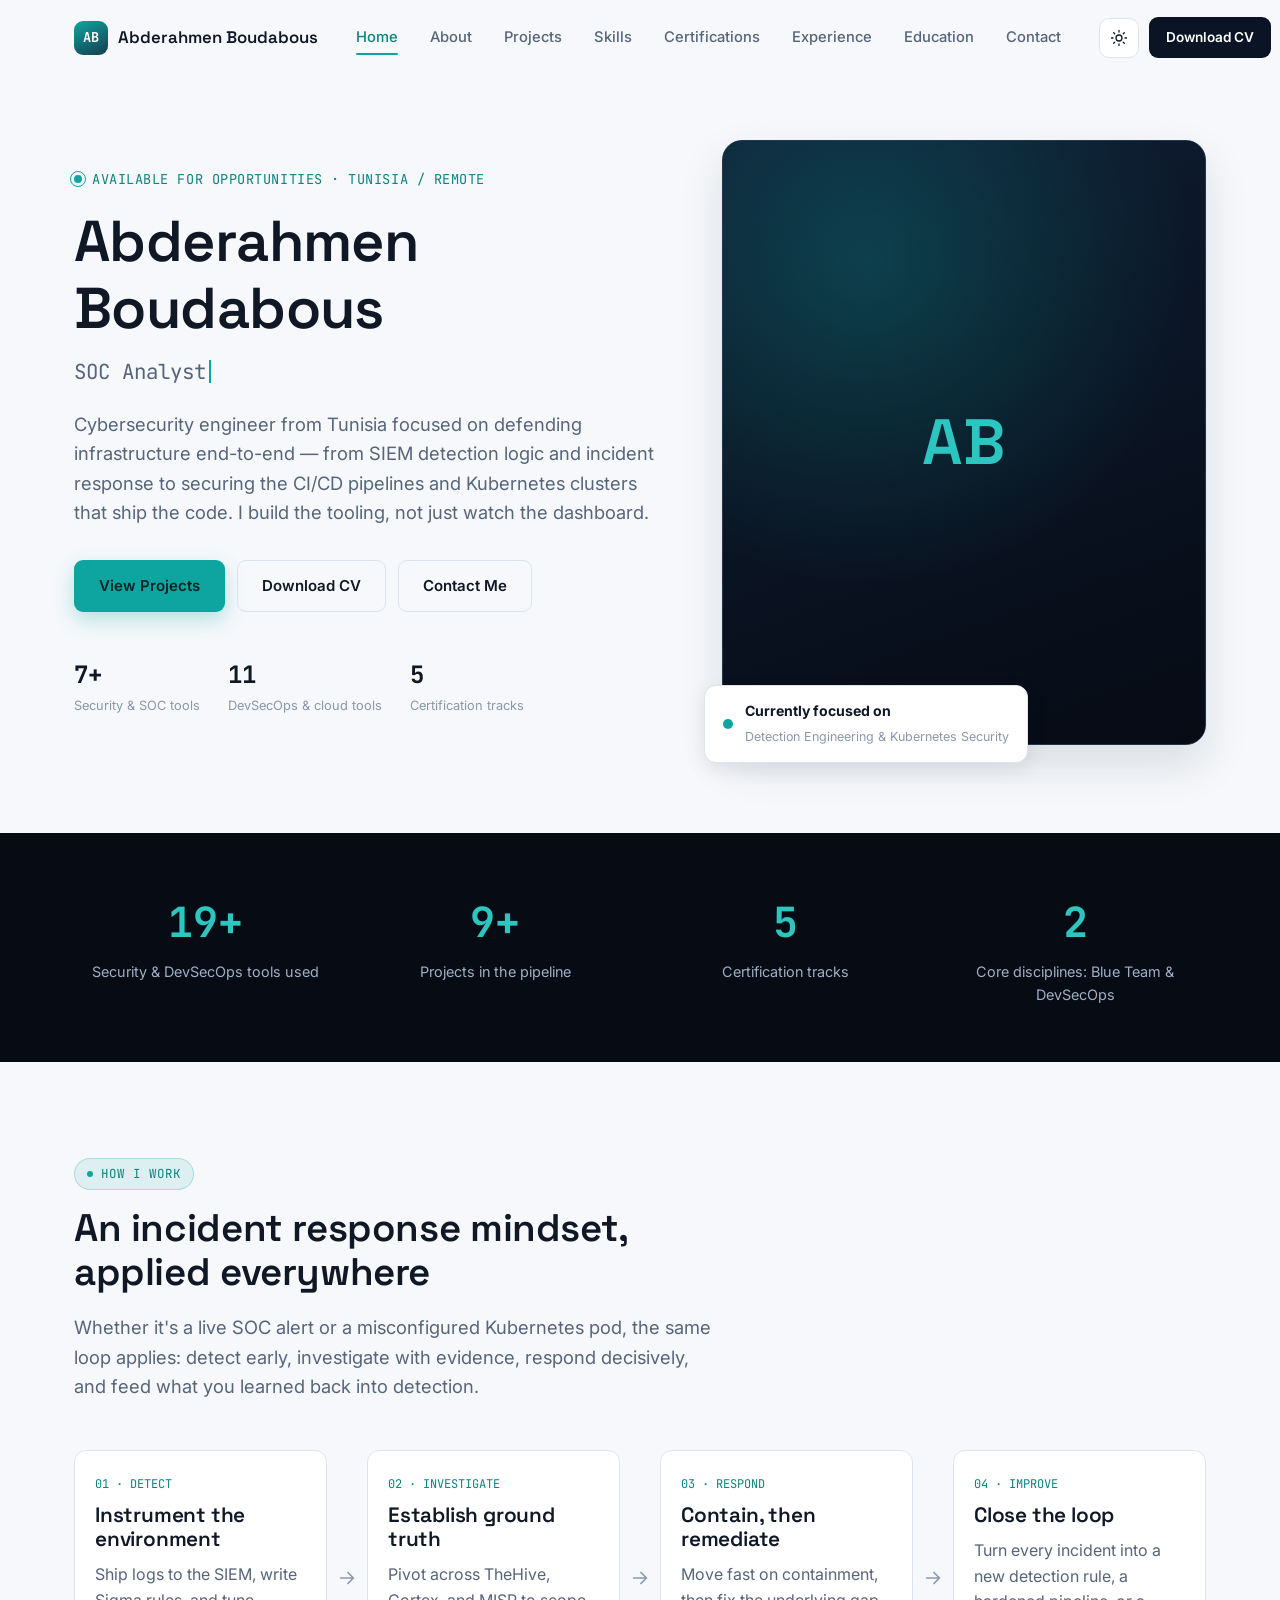
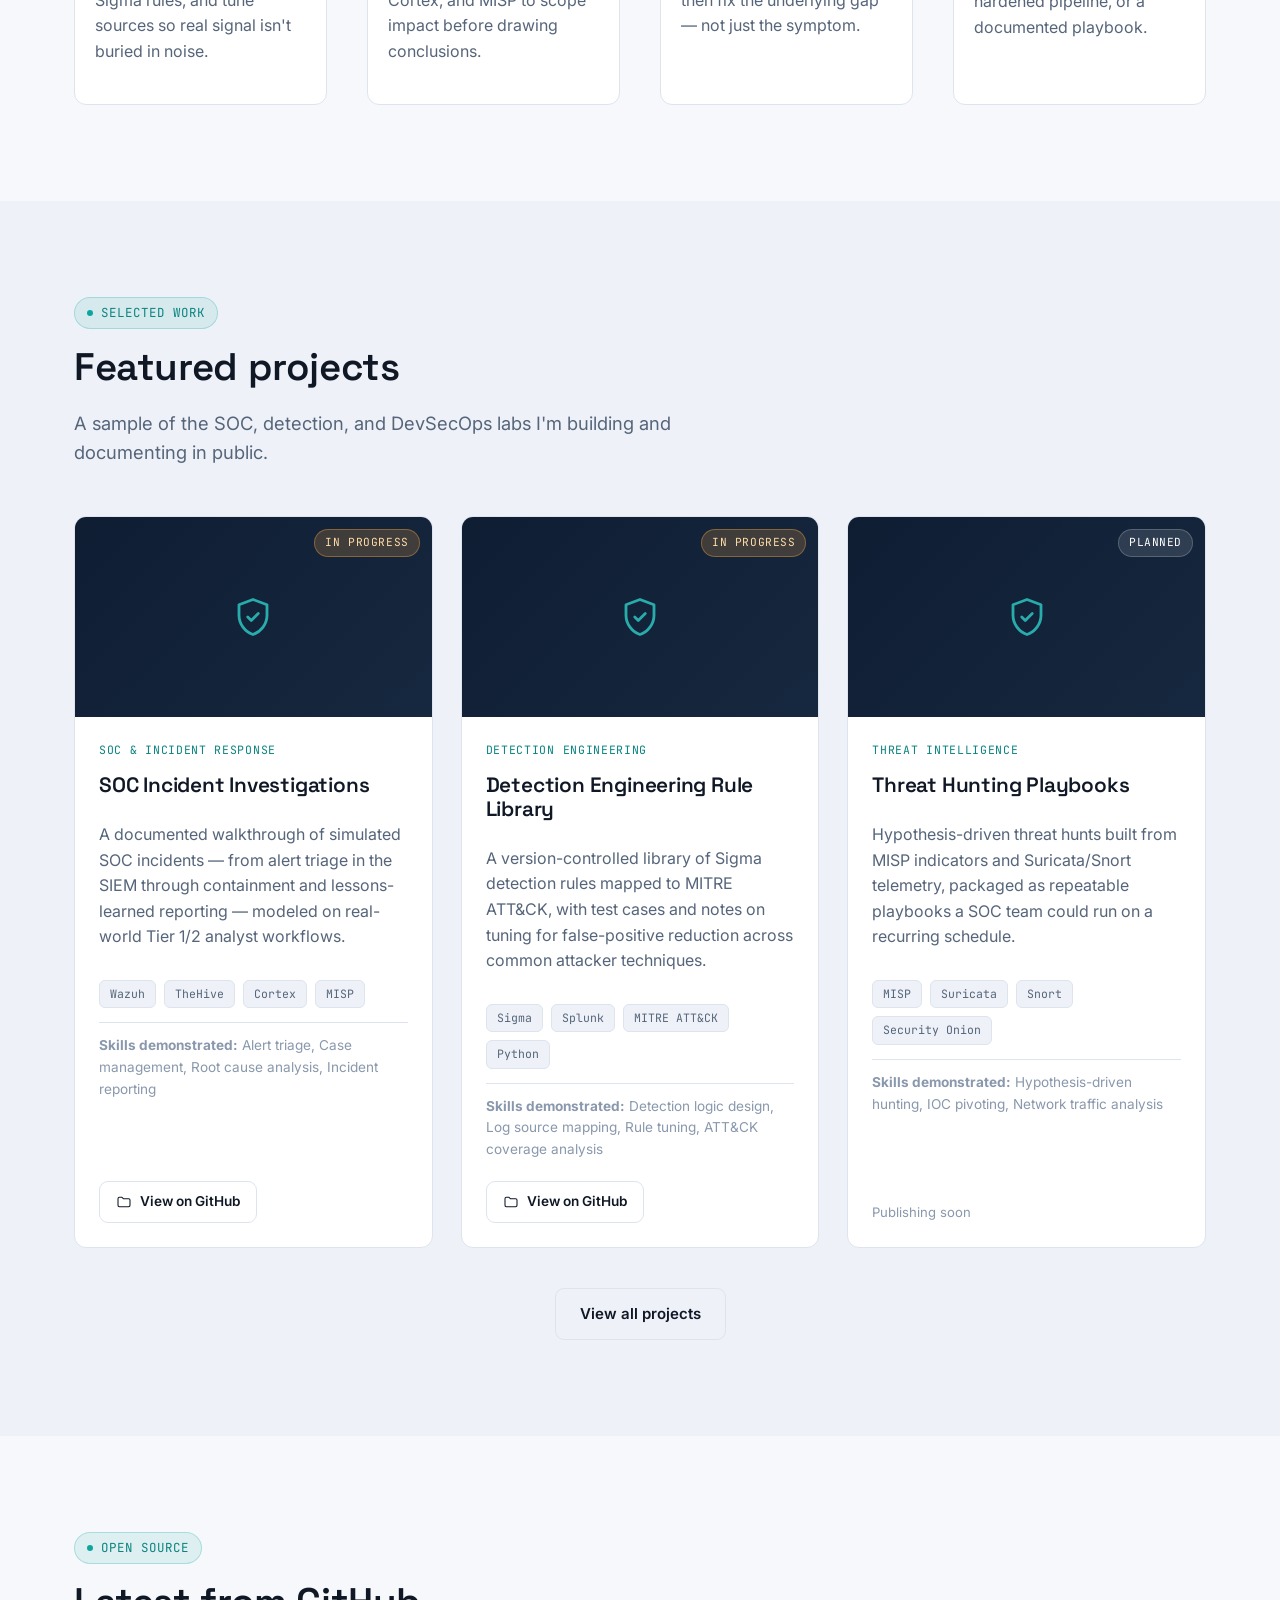
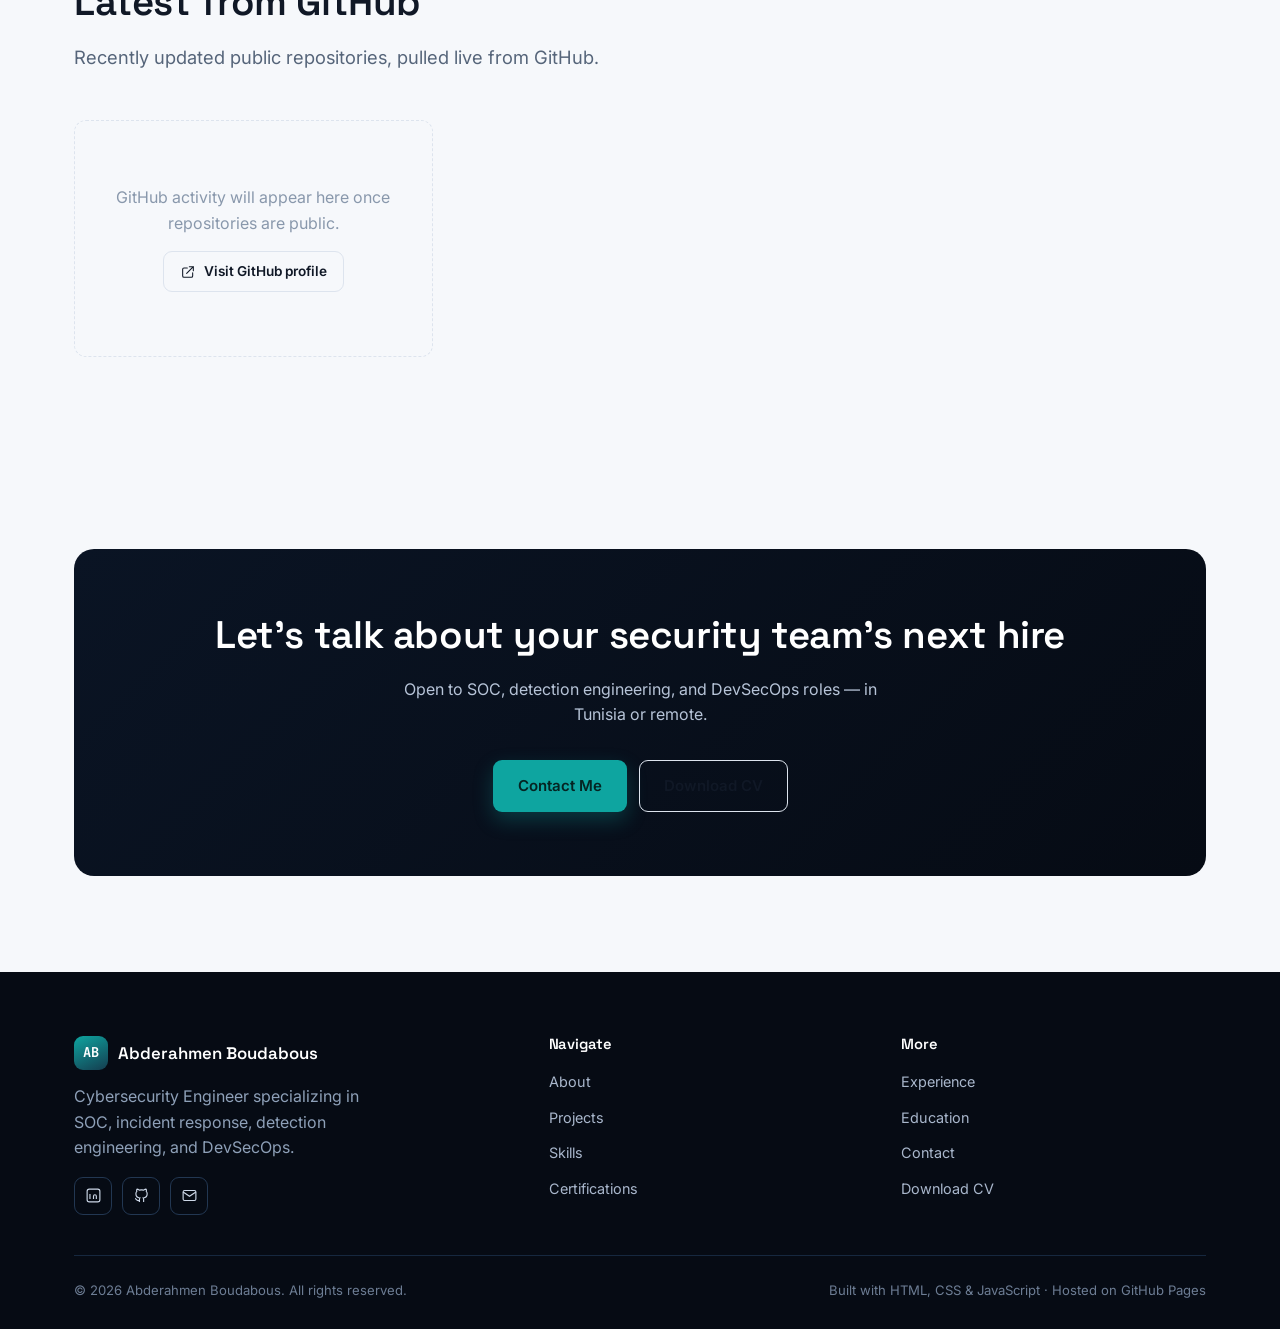
<file: index.html>
<!DOCTYPE html>
<html lang="en">
<head>
  <meta charset="UTF-8" />
  <meta name="viewport" content="width=device-width, initial-scale=1.0" />
  <title>Abderahmen Boudabous — Cybersecurity Engineer</title>
  <meta name="description" content="Abderahmen Boudabous is a Cybersecurity Engineer specializing in SOC operations, incident response, detection engineering, and DevSecOps." />
  <meta name="theme-color" content="#f6f8fb" />

  <!-- Open Graph -->
  <meta property="og:type" content="website" />
  <meta property="og:title" content="Abderahmen Boudabous — Cybersecurity Engineer" />
  <meta property="og:description" content="SOC · Incident Response · Detection Engineering · DevSecOps · Kubernetes Security" />
  <meta property="og:url" content="https://abderahmen-git.github.io/" />
  <meta property="og:image" content="assets/social-preview.png" />
  <meta name="twitter:card" content="summary_large_image" />

  <link rel="icon" href="assets/favicon.svg" type="image/svg+xml" />
  <link rel="canonical" href="https://abderahmen-git.github.io/" />

  <link rel="preconnect" href="https://fonts.googleapis.com" />
  <link rel="preconnect" href="https://fonts.gstatic.com" crossorigin />
  <link href="https://fonts.googleapis.com/css2?family=Space+Grotesk:wght@500;600;700&family=Inter:wght@400;500;600;700&family=JetBrains+Mono:wght@400;500;600&display=swap" rel="stylesheet" />

  <link rel="stylesheet" href="css/style.css" />

  <!-- Structured data for SEO -->
  <script type="application/ld+json">
  {
    "@context": "https://schema.org",
    "@type": "Person",
    "name": "Abderahmen Boudabous",
    "jobTitle": "Cybersecurity Engineer",
    "url": "https://abderahmen-git.github.io/",
    "sameAs": [
      "https://www.linkedin.com/in/abderahmen-boudabous/",
      "https://github.com/abderahmen-git"
    ],
    "knowsAbout": ["SOC", "Incident Response", "Detection Engineering", "SIEM", "Threat Intelligence", "DevSecOps", "Kubernetes Security"]
  }
  </script>
</head>
<body>
  <div class="loader" data-loader aria-hidden="true"><div class="loader-mark">AB</div></div>

  <a href="#main" class="skip-link">Skip to content</a>

  <header class="site-header">
    <nav class="nav" aria-label="Primary">
      <a href="index.html" class="brand">
        <span class="brand-mark">AB</span>
        Abderahmen Boudabous
      </a>

      <div class="nav-links" data-nav-links>
        <a href="index.html">Home</a>
        <a href="about.html">About</a>
        <a href="projects.html">Projects</a>
        <a href="skills.html">Skills</a>
        <a href="certifications.html">Certifications</a>
        <a href="experience.html">Experience</a>
        <a href="education.html">Education</a>
        <a href="contact.html">Contact</a>
      </div>

      <div class="nav-actions">
        <button class="theme-toggle" data-theme-toggle type="button" aria-label="Toggle dark mode">
          <svg class="icon-sun" viewBox="0 0 24 24" fill="none" stroke="currentColor" stroke-width="1.7" stroke-linecap="round"><circle cx="12" cy="12" r="4"/><path d="M12 2v2M12 20v2M4.9 4.9l1.4 1.4M17.7 17.7l1.4 1.4M2 12h2M20 12h2M4.9 19.1l1.4-1.4M17.7 6.3l1.4-1.4"/></svg>
          <svg class="icon-moon" viewBox="0 0 24 24" fill="none" stroke="currentColor" stroke-width="1.7" stroke-linecap="round"><path d="M21 12.8A9 9 0 1 1 11.2 3a7 7 0 0 0 9.8 9.8Z"/></svg>
        </button>
        <a href="assets/cv/Abderahmen-Boudabous-CV.pdf" class="btn btn--dark btn--sm" download>Download CV</a>
        <button class="nav-toggle" data-nav-toggle type="button" aria-label="Toggle navigation menu" aria-expanded="false">
          <span></span>
        </button>
      </div>
    </nav>
  </header>

  <main id="main">
    <!-- ============================= HERO ============================= -->
    <section class="hero">
      <div class="container hero-grid">
        <div>
          <div class="hero-kicker"><span class="status-dot"></span> AVAILABLE FOR OPPORTUNITIES · TUNISIA / REMOTE</div>
          <h1>Abderahmen Boudabous</h1>
          <div class="hero-role mono" data-role-cycler data-roles='["SOC Analyst","Detection Engineering","Incident Response","Threat Intelligence","DevSecOps","Kubernetes Security"]'></div>
          <p class="text-lead">
            Cybersecurity engineer from Tunisia focused on defending infrastructure end-to-end —
            from SIEM detection logic and incident response to securing the CI/CD pipelines and
            Kubernetes clusters that ship the code. I build the tooling, not just watch the dashboard.
          </p>
          <div class="hero-actions">
            <a href="projects.html" class="btn btn--primary">View Projects</a>
            <a href="assets/cv/Abderahmen-Boudabous-CV.pdf" class="btn btn--ghost" download>Download CV</a>
            <a href="contact.html" class="btn btn--ghost">Contact Me</a>
          </div>
          <div class="hero-meta">
            <div><span class="num mono">7+</span><span class="label">Security &amp; SOC tools</span></div>
            <div><span class="num mono">11</span><span class="label">DevSecOps &amp; cloud tools</span></div>
            <div><span class="num mono">5</span><span class="label">Certification tracks</span></div>
          </div>
        </div>

        <div class="hero-portrait">
          <div class="portrait-frame">
            <!-- Replace with a real headshot: assets/profile-photo.jpg -->
            <div class="placeholder-avatar">AB</div>
          </div>
          <div class="portrait-badge">
            <span class="dot"></span>
            <div>
              <strong>Currently focused on</strong>
              <span>Detection Engineering &amp; Kubernetes Security</span>
            </div>
          </div>
        </div>
      </div>
    </section>

    <!-- ============================= STATS ============================= -->
    <section class="stats-strip">
      <div class="container grid grid--4">
        <div class="stat reveal"><div class="num"><span data-count="20" data-suffix="+">0</span></div><div class="label">Security &amp; DevSecOps tools used</div></div>
        <div class="stat reveal"><div class="num"><span data-count="10" data-suffix="+">0</span></div><div class="label">Projects in the pipeline</div></div>
        <div class="stat reveal"><div class="num"><span data-count="5">0</span></div><div class="label">Certification tracks</div></div>
        <div class="stat reveal"><div class="num"><span data-count="2">0</span></div><div class="label">Core disciplines: Blue Team &amp; DevSecOps</div></div>
      </div>
    </section>

    <!-- ======================= APPROACH / SIGNATURE ===================== -->
    <section class="section">
      <div class="container">
        <div class="section-head reveal">
          <span class="eyebrow">How I work</span>
          <h2>An incident response mindset, applied everywhere</h2>
          <p class="text-lead">Whether it's a live SOC alert or a misconfigured Kubernetes pod, the same loop applies: detect early, investigate with evidence, respond decisively, and feed what you learned back into detection.</p>
        </div>

        <div class="pipeline reveal-stagger">
          <div class="pipeline-step">
            <span class="step-index mono">01 · DETECT</span>
            <h3>Instrument the environment</h3>
            <p>Ship logs to the SIEM, write Sigma rules, and tune sources so real signal isn't buried in noise.</p>
          </div>
          <div class="pipeline-connector" aria-hidden="true"><svg viewBox="0 0 24 24" fill="none" stroke="currentColor" stroke-width="1.8" stroke-linecap="round" stroke-linejoin="round"><path d="M5 12h14M13 6l6 6-6 6"/></svg></div>
          <div class="pipeline-step">
            <span class="step-index mono">02 · INVESTIGATE</span>
            <h3>Establish ground truth</h3>
            <p>Pivot across TheHive, Cortex, and MISP to scope impact before drawing conclusions.</p>
          </div>
          <div class="pipeline-connector" aria-hidden="true"><svg viewBox="0 0 24 24" fill="none" stroke="currentColor" stroke-width="1.8" stroke-linecap="round" stroke-linejoin="round"><path d="M5 12h14M13 6l6 6-6 6"/></svg></div>
          <div class="pipeline-step">
            <span class="step-index mono">03 · RESPOND</span>
            <h3>Contain, then remediate</h3>
            <p>Move fast on containment, then fix the underlying gap — not just the symptom.</p>
          </div>
          <div class="pipeline-connector" aria-hidden="true"><svg viewBox="0 0 24 24" fill="none" stroke="currentColor" stroke-width="1.8" stroke-linecap="round" stroke-linejoin="round"><path d="M5 12h14M13 6l6 6-6 6"/></svg></div>
          <div class="pipeline-step">
            <span class="step-index mono">04 · IMPROVE</span>
            <h3>Close the loop</h3>
            <p>Turn every incident into a new detection rule, a hardened pipeline, or a documented playbook.</p>
          </div>
        </div>
      </div>
    </section>

    <!-- ========================= FEATURED PROJECTS ======================= -->
    <section class="section section--alt">
      <div class="container">
        <div class="section-head reveal">
          <span class="eyebrow">Selected work</span>
          <h2>Featured projects</h2>
          <p class="text-lead">A sample of the SOC, detection, and DevSecOps labs I'm building and documenting in public.</p>
        </div>
        <div class="grid grid--3" data-featured-projects>
          <!-- Rendered from data/projects.json by js/data-loader.js -->
        </div>
        <div style="text-align:center; margin-top:40px;">
          <a href="projects.html" class="btn btn--ghost">View all projects</a>
        </div>
      </div>
    </section>

    <!-- ============================ GITHUB ============================== -->
    <section class="section">
      <div class="container">
        <div class="section-head reveal">
          <span class="eyebrow">Open source</span>
          <h2>Latest from GitHub</h2>
          <p class="text-lead">Recently updated public repositories, pulled live from GitHub.</p>
        </div>
        <div class="grid grid--3" data-github-repos data-github-user="abderahmen-git"></div>
      </div>
    </section>

    <!-- ============================= CTA ================================ -->
    <section class="section">
      <div class="container">
        <div class="cta-band reveal">
          <h2>Let's talk about your security team's next hire</h2>
          <p>Open to SOC, detection engineering, and DevSecOps roles — in Tunisia or remote.</p>
          <div class="hero-actions">
            <a href="contact.html" class="btn btn--primary">Contact Me</a>
            <a href="assets/cv/Abderahmen-Boudabous-CV.pdf" class="btn btn--ghost" download>Download CV</a>
          </div>
        </div>
      </div>
    </section>
  </main>

  <footer class="site-footer">
    <div class="container">
      <div class="footer-grid">
        <div class="footer-brand">
          <a href="index.html" class="brand" style="color:#fff;">
            <span class="brand-mark">AB</span>
            Abderahmen Boudabous
          </a>
          <p>Cybersecurity Engineer specializing in SOC, incident response, detection engineering, and DevSecOps.</p>
          <div class="footer-social">
            <a href="https://www.linkedin.com/in/abderahmen-boudabous/" target="_blank" rel="noopener" aria-label="LinkedIn">
              <svg viewBox="0 0 24 24" fill="none" stroke="currentColor" stroke-width="1.6"><rect x="3" y="3" width="18" height="18" rx="3"/><path d="M7 10v7M7 7v.01M12 17v-4a2 2 0 0 1 4 0v4M12 13v4"/></svg>
            </a>
            <a href="https://github.com/abderahmen-git" target="_blank" rel="noopener" aria-label="GitHub">
              <svg viewBox="0 0 24 24" fill="none" stroke="currentColor" stroke-width="1.6"><path d="M9 19c-4.3 1.4-4.3-2.5-6-3m12 5v-3.5c0-1 .1-1.4-.5-2 2.8-.3 5.5-1.4 5.5-6a4.6 4.6 0 0 0-1.3-3.2 4.2 4.2 0 0 0-.1-3.2s-1.1-.3-3.5 1.3a12.3 12.3 0 0 0-6.2 0C6.6 2.8 5.5 3.1 5.5 3.1a4.2 4.2 0 0 0-.1 3.2A4.6 4.6 0 0 0 4.1 9.5c0 4.6 2.7 5.7 5.5 6-.6.6-.6 1.2-.5 2V21"/></svg>
            </a>
            <a href="mailto:abderahmen.boudabous@example.com" aria-label="Email">
              <svg viewBox="0 0 24 24" fill="none" stroke="currentColor" stroke-width="1.6"><rect x="3" y="5" width="18" height="14" rx="2"/><path d="m3 7 9 6 9-6"/></svg>
            </a>
          </div>
        </div>
        <div class="footer-col">
          <h4>Navigate</h4>
          <ul>
            <li><a href="about.html">About</a></li>
            <li><a href="projects.html">Projects</a></li>
            <li><a href="skills.html">Skills</a></li>
            <li><a href="certifications.html">Certifications</a></li>
          </ul>
        </div>
        <div class="footer-col">
          <h4>More</h4>
          <ul>
            <li><a href="experience.html">Experience</a></li>
            <li><a href="education.html">Education</a></li>
            <li><a href="contact.html">Contact</a></li>
            <li><a href="assets/cv/Abderahmen-Boudabous-CV.pdf" download>Download CV</a></li>
          </ul>
        </div>
      </div>
      <div class="footer-bottom">
        <span>© <span data-year></span> Abderahmen Boudabous. All rights reserved.</span>
        <span>Built with HTML, CSS &amp; JavaScript · Hosted on GitHub Pages</span>
      </div>
    </div>
  </footer>

  <button class="back-to-top" data-back-to-top type="button" aria-label="Back to top">
    <svg viewBox="0 0 24 24" fill="none" stroke="currentColor" stroke-width="2" stroke-linecap="round" stroke-linejoin="round"><path d="M12 19V5M5 12l7-7 7 7"/></svg>
  </button>

  <script src="js/main.js" defer></script>
  <script src="js/data-loader.js" defer></script>
</body>
</html>
</file>
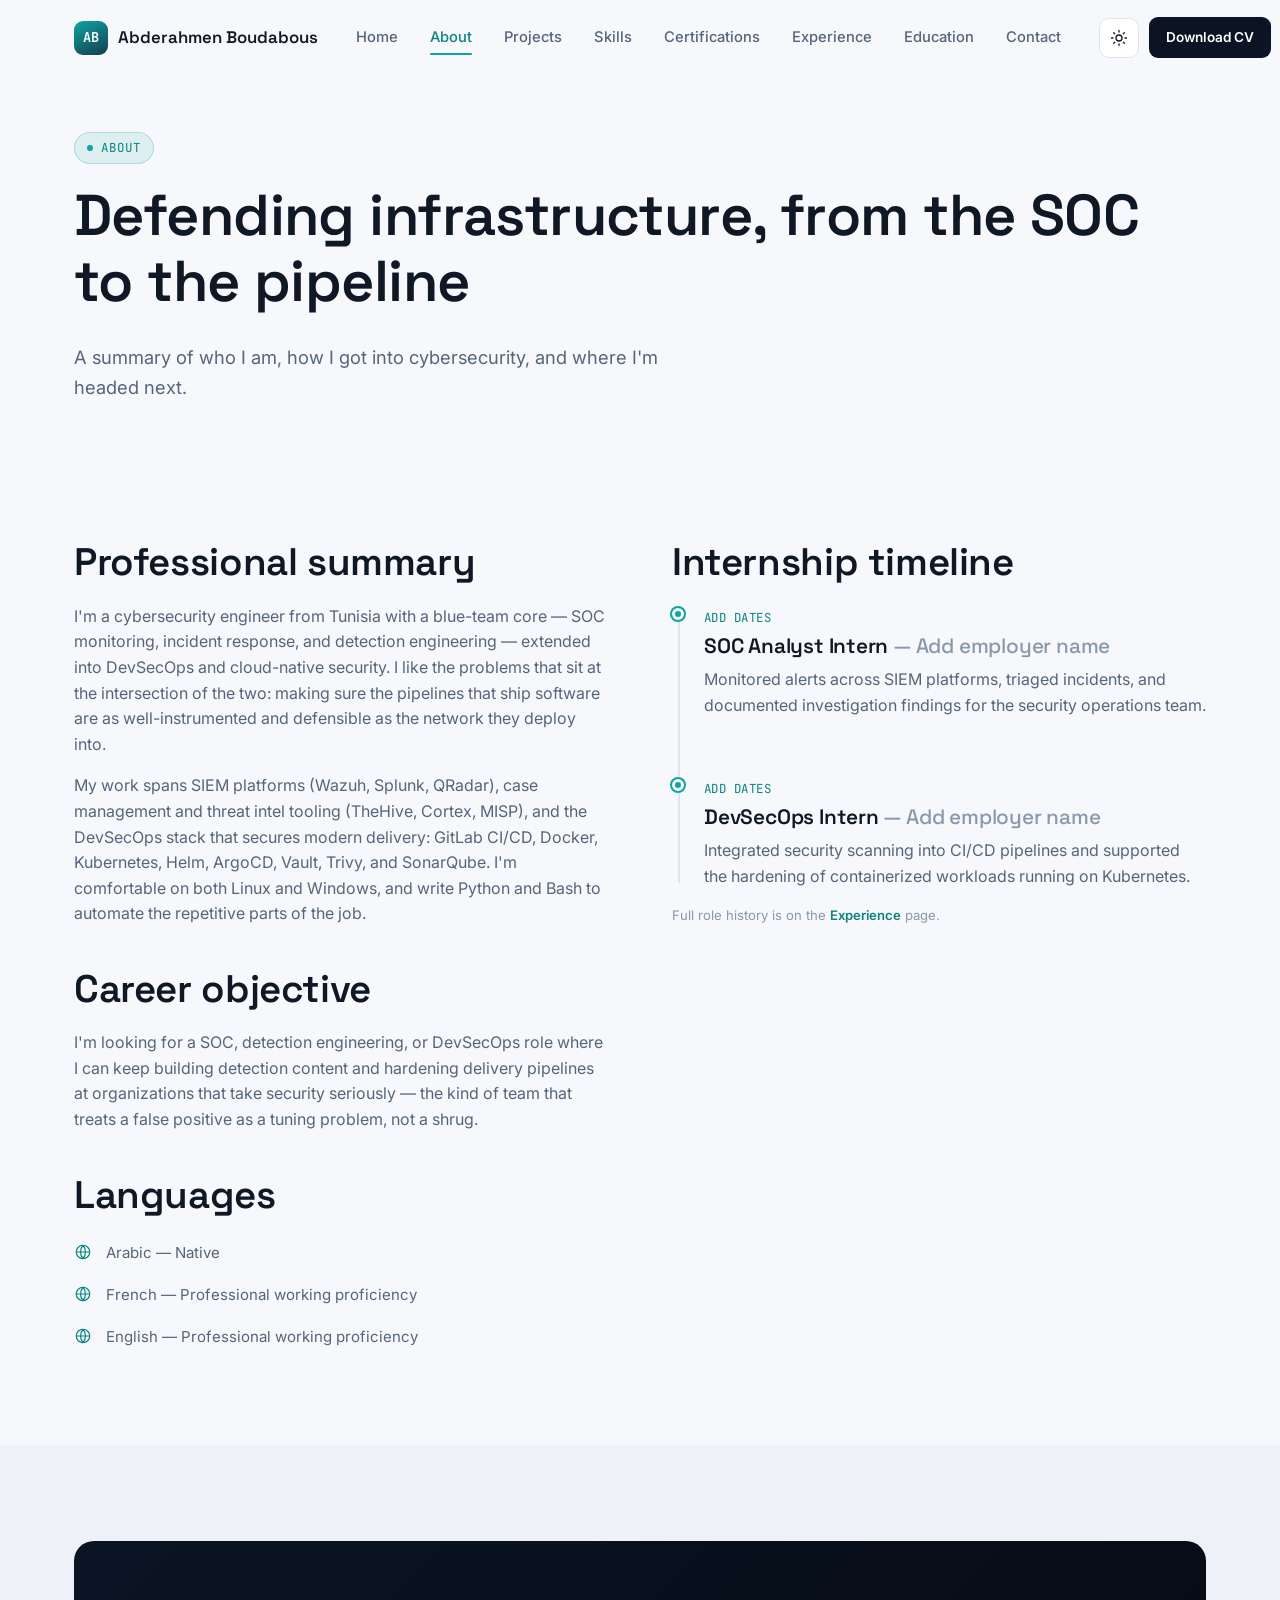
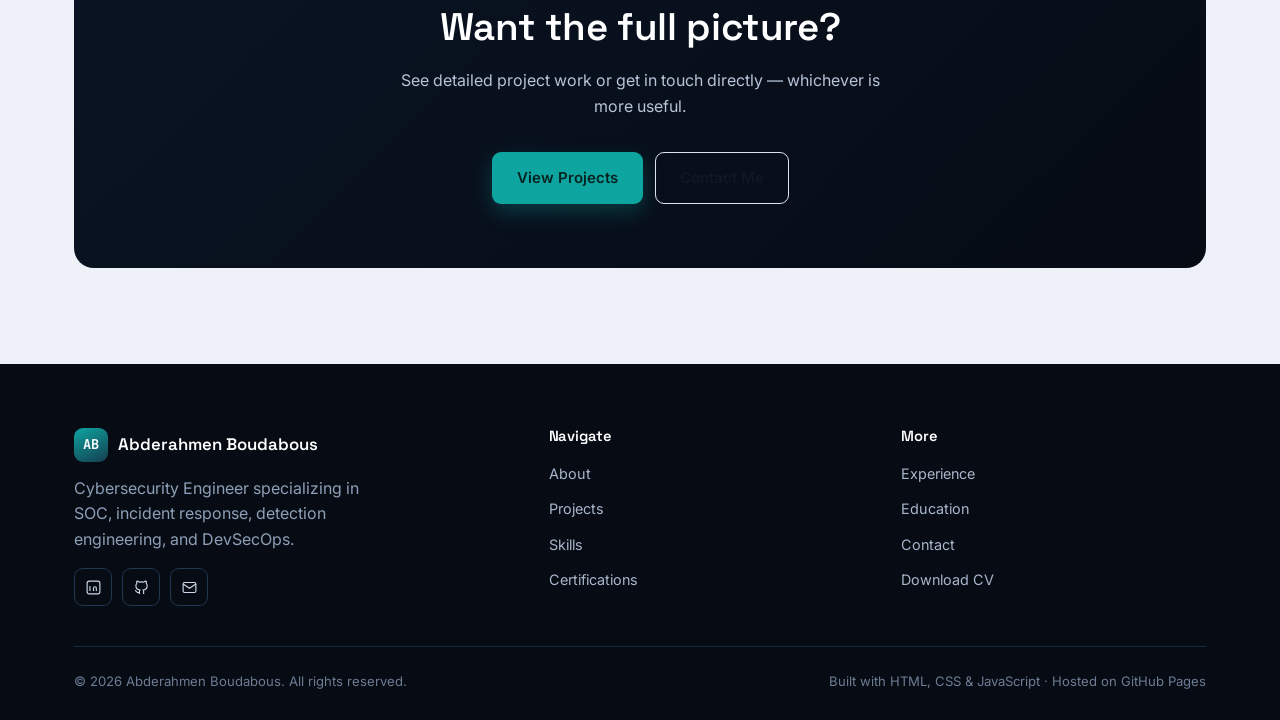
<file: about.html>
<!DOCTYPE html>
<html lang="en">
<head>
  <meta charset="UTF-8" />
  <meta name="viewport" content="width=device-width, initial-scale=1.0" />
  <title>About — Abderahmen Boudabous</title>
  <meta name="description" content="Professional summary, internship timeline, education, and career objective for Abderahmen Boudabous, Cybersecurity Engineer." />
  <meta name="theme-color" content="#f6f8fb" />
  <link rel="canonical" href="https://abderahmen-git.github.io/about.html" />
  <link rel="icon" href="assets/favicon.svg" type="image/svg+xml" />

  <link rel="preconnect" href="https://fonts.googleapis.com" />
  <link rel="preconnect" href="https://fonts.gstatic.com" crossorigin />
  <link href="https://fonts.googleapis.com/css2?family=Space+Grotesk:wght@500;600;700&family=Inter:wght@400;500;600;700&family=JetBrains+Mono:wght@400;500;600&display=swap" rel="stylesheet" />
  <link rel="stylesheet" href="css/style.css" />
</head>
<body>
  <div class="loader" data-loader aria-hidden="true"><div class="loader-mark">AB</div></div>
  <a href="#main" class="skip-link">Skip to content</a>

  <header class="site-header">
    <nav class="nav" aria-label="Primary">
      <a href="index.html" class="brand"><span class="brand-mark">AB</span>Abderahmen Boudabous</a>
      <div class="nav-links" data-nav-links>
        <a href="index.html">Home</a>
        <a href="about.html">About</a>
        <a href="projects.html">Projects</a>
        <a href="skills.html">Skills</a>
        <a href="certifications.html">Certifications</a>
        <a href="experience.html">Experience</a>
        <a href="education.html">Education</a>
        <a href="contact.html">Contact</a>
      </div>
      <div class="nav-actions">
        <button class="theme-toggle" data-theme-toggle type="button" aria-label="Toggle dark mode">
          <svg class="icon-sun" viewBox="0 0 24 24" fill="none" stroke="currentColor" stroke-width="1.7" stroke-linecap="round"><circle cx="12" cy="12" r="4"/><path d="M12 2v2M12 20v2M4.9 4.9l1.4 1.4M17.7 17.7l1.4 1.4M2 12h2M20 12h2M4.9 19.1l1.4-1.4M17.7 6.3l1.4-1.4"/></svg>
          <svg class="icon-moon" viewBox="0 0 24 24" fill="none" stroke="currentColor" stroke-width="1.7" stroke-linecap="round"><path d="M21 12.8A9 9 0 1 1 11.2 3a7 7 0 0 0 9.8 9.8Z"/></svg>
        </button>
        <a href="assets/cv/Abderahmen-Boudabous-CV.pdf" class="btn btn--dark btn--sm" download>Download CV</a>
        <button class="nav-toggle" data-nav-toggle type="button" aria-label="Toggle navigation menu" aria-expanded="false"><span></span></button>
      </div>
    </nav>
  </header>

  <main id="main">
    <section class="page-header">
      <div class="container">
        <span class="eyebrow reveal">About</span>
        <h1 class="reveal">Defending infrastructure, from the SOC to the pipeline</h1>
        <p class="text-lead reveal">A summary of who I am, how I got into cybersecurity, and where I'm headed next.</p>
      </div>
    </section>

    <section class="section">
      <div class="container split">
        <div class="reveal">
          <h2>Professional summary</h2>
          <p>I'm a cybersecurity engineer from Tunisia with a blue-team core — SOC monitoring, incident response, and detection engineering — extended into DevSecOps and cloud-native security. I like the problems that sit at the intersection of the two: making sure the pipelines that ship software are as well-instrumented and defensible as the network they deploy into.</p>
          <p>My work spans SIEM platforms (Wazuh, Splunk, QRadar), case management and threat intel tooling (TheHive, Cortex, MISP), and the DevSecOps stack that secures modern delivery: GitLab CI/CD, Docker, Kubernetes, Helm, ArgoCD, Vault, Trivy, and SonarQube. I'm comfortable on both Linux and Windows, and write Python and Bash to automate the repetitive parts of the job.</p>

          <h2 style="margin-top:40px;">Career objective</h2>
          <p>I'm looking for a SOC, detection engineering, or DevSecOps role where I can keep building detection content and hardening delivery pipelines at organizations that take security seriously — the kind of team that treats a false positive as a tuning problem, not a shrug.</p>

          <h2 style="margin-top:40px;">Languages</h2>
          <ul class="info-list">
            <li><svg viewBox="0 0 24 24" fill="none" stroke="currentColor" stroke-width="1.6"><circle cx="12" cy="12" r="9"/><path d="M3 12h18M12 3a14 14 0 0 1 0 18M12 3a14 14 0 0 0 0 18"/></svg> Arabic — Native</li>
            <li><svg viewBox="0 0 24 24" fill="none" stroke="currentColor" stroke-width="1.6"><circle cx="12" cy="12" r="9"/><path d="M3 12h18M12 3a14 14 0 0 1 0 18M12 3a14 14 0 0 0 0 18"/></svg> French — Professional working proficiency</li>
            <li><svg viewBox="0 0 24 24" fill="none" stroke="currentColor" stroke-width="1.6"><circle cx="12" cy="12" r="9"/><path d="M3 12h18M12 3a14 14 0 0 1 0 18M12 3a14 14 0 0 0 0 18"/></svg> English — Professional working proficiency</li>
          </ul>
        </div>

        <div>
          <h2 class="reveal">Internship timeline</h2>
          <div class="timeline" data-timeline="about"></div>
          <p class="form-note reveal" style="margin-top:8px;">Full role history is on the <a href="experience.html" style="color:var(--signal-600);font-weight:600;">Experience</a> page.</p>
        </div>
      </div>
    </section>

    <section class="section section--alt">
      <div class="container">
        <div class="cta-band reveal">
          <h2>Want the full picture?</h2>
          <p>See detailed project work or get in touch directly — whichever is more useful.</p>
          <div class="hero-actions">
            <a href="projects.html" class="btn btn--primary">View Projects</a>
            <a href="contact.html" class="btn btn--ghost">Contact Me</a>
          </div>
        </div>
      </div>
    </section>
  </main>

  <footer class="site-footer">
    <div class="container">
      <div class="footer-grid">
        <div class="footer-brand">
          <a href="index.html" class="brand" style="color:#fff;"><span class="brand-mark">AB</span>Abderahmen Boudabous</a>
          <p>Cybersecurity Engineer specializing in SOC, incident response, detection engineering, and DevSecOps.</p>
          <div class="footer-social">
            <a href="https://www.linkedin.com/in/abderahmen-boudabous/" target="_blank" rel="noopener" aria-label="LinkedIn"><svg viewBox="0 0 24 24" fill="none" stroke="currentColor" stroke-width="1.6"><rect x="3" y="3" width="18" height="18" rx="3"/><path d="M7 10v7M7 7v.01M12 17v-4a2 2 0 0 1 4 0v4M12 13v4"/></svg></a>
            <a href="https://github.com/abderahmen-git" target="_blank" rel="noopener" aria-label="GitHub"><svg viewBox="0 0 24 24" fill="none" stroke="currentColor" stroke-width="1.6"><path d="M9 19c-4.3 1.4-4.3-2.5-6-3m12 5v-3.5c0-1 .1-1.4-.5-2 2.8-.3 5.5-1.4 5.5-6a4.6 4.6 0 0 0-1.3-3.2 4.2 4.2 0 0 0-.1-3.2s-1.1-.3-3.5 1.3a12.3 12.3 0 0 0-6.2 0C6.6 2.8 5.5 3.1 5.5 3.1a4.2 4.2 0 0 0-.1 3.2A4.6 4.6 0 0 0 4.1 9.5c0 4.6 2.7 5.7 5.5 6-.6.6-.6 1.2-.5 2V21"/></svg></a>
            <a href="mailto:abderahmen.boudabous@example.com" aria-label="Email"><svg viewBox="0 0 24 24" fill="none" stroke="currentColor" stroke-width="1.6"><rect x="3" y="5" width="18" height="14" rx="2"/><path d="m3 7 9 6 9-6"/></svg></a>
          </div>
        </div>
        <div class="footer-col">
          <h4>Navigate</h4>
          <ul><li><a href="about.html">About</a></li><li><a href="projects.html">Projects</a></li><li><a href="skills.html">Skills</a></li><li><a href="certifications.html">Certifications</a></li></ul>
        </div>
        <div class="footer-col">
          <h4>More</h4>
          <ul><li><a href="experience.html">Experience</a></li><li><a href="education.html">Education</a></li><li><a href="contact.html">Contact</a></li><li><a href="assets/cv/Abderahmen-Boudabous-CV.pdf" download>Download CV</a></li></ul>
        </div>
      </div>
      <div class="footer-bottom">
        <span>© <span data-year></span> Abderahmen Boudabous. All rights reserved.</span>
        <span>Built with HTML, CSS &amp; JavaScript · Hosted on GitHub Pages</span>
      </div>
    </div>
  </footer>

  <button class="back-to-top" data-back-to-top type="button" aria-label="Back to top"><svg viewBox="0 0 24 24" fill="none" stroke="currentColor" stroke-width="2" stroke-linecap="round" stroke-linejoin="round"><path d="M12 19V5M5 12l7-7 7 7"/></svg></button>

  <script src="js/main.js" defer></script>
  <script src="js/data-loader.js" defer></script>
</body>
</html>
</file>
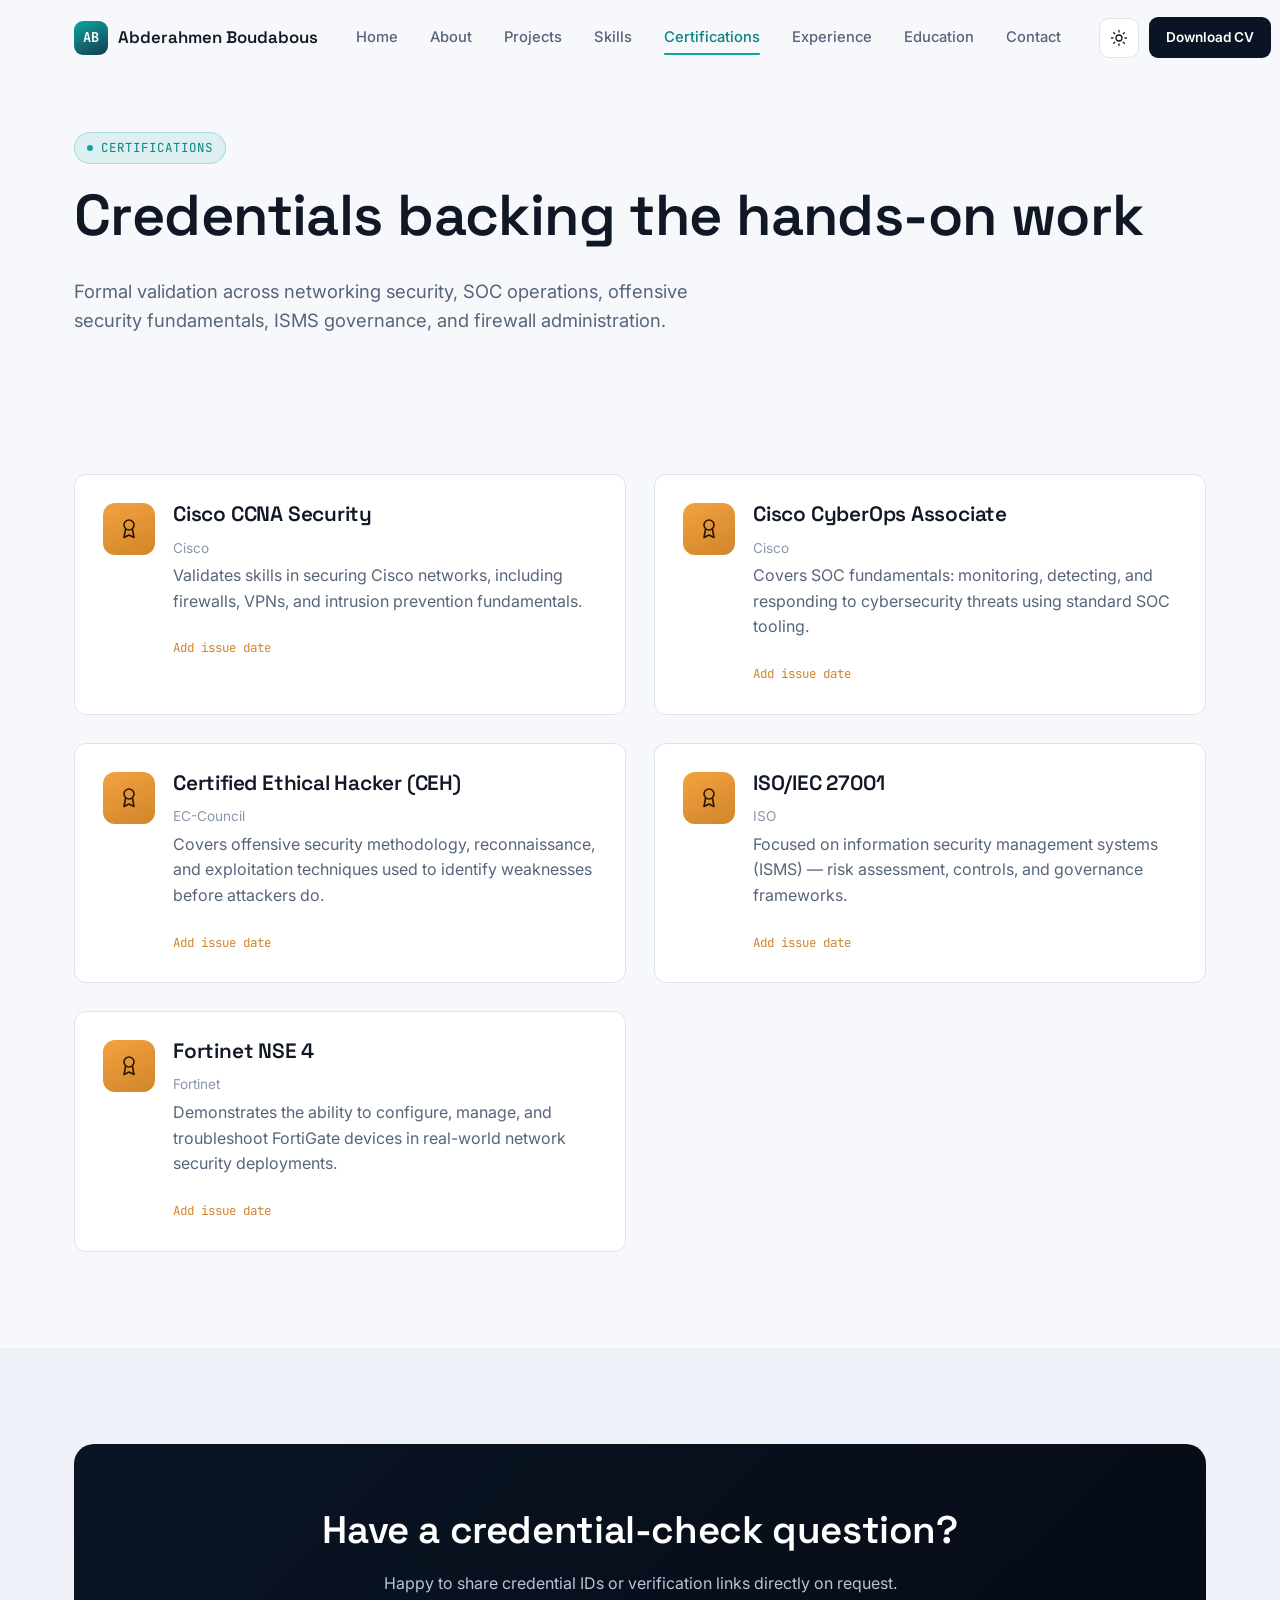
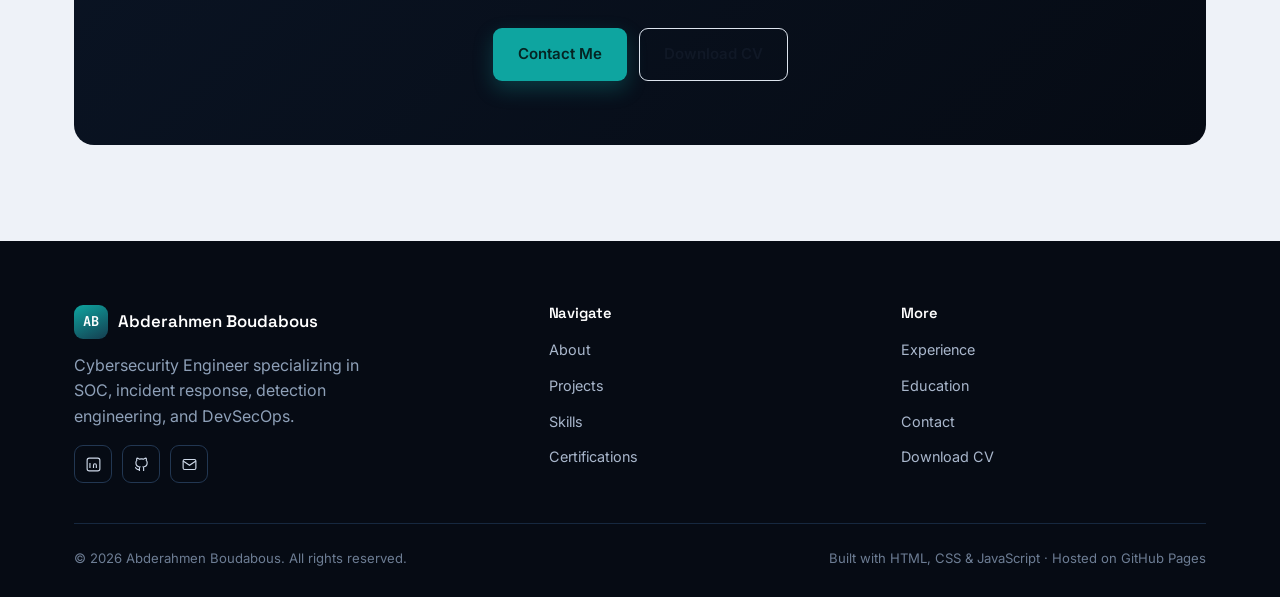
<file: certifications.html>
<!DOCTYPE html>
<html lang="en">
<head>
  <meta charset="UTF-8" />
  <meta name="viewport" content="width=device-width, initial-scale=1.0" />
  <title>Certifications — Abderahmen Boudabous</title>
  <meta name="description" content="Cybersecurity certifications held by Abderahmen Boudabous, including Cisco CCNA Security, Cisco CyberOps, CEH, ISO/IEC 27001, and Fortinet NSE4." />
  <meta name="theme-color" content="#f6f8fb" />
  <link rel="canonical" href="https://abderahmen-git.github.io/certifications.html" />
  <link rel="icon" href="assets/favicon.svg" type="image/svg+xml" />

  <link rel="preconnect" href="https://fonts.googleapis.com" />
  <link rel="preconnect" href="https://fonts.gstatic.com" crossorigin />
  <link href="https://fonts.googleapis.com/css2?family=Space+Grotesk:wght@500;600;700&family=Inter:wght@400;500;600;700&family=JetBrains+Mono:wght@400;500;600&display=swap" rel="stylesheet" />
  <link rel="stylesheet" href="css/style.css" />
</head>
<body>
  <div class="loader" data-loader aria-hidden="true"><div class="loader-mark">AB</div></div>
  <a href="#main" class="skip-link">Skip to content</a>

  <header class="site-header">
    <nav class="nav" aria-label="Primary">
      <a href="index.html" class="brand"><span class="brand-mark">AB</span>Abderahmen Boudabous</a>
      <div class="nav-links" data-nav-links>
        <a href="index.html">Home</a>
        <a href="about.html">About</a>
        <a href="projects.html">Projects</a>
        <a href="skills.html">Skills</a>
        <a href="certifications.html">Certifications</a>
        <a href="experience.html">Experience</a>
        <a href="education.html">Education</a>
        <a href="contact.html">Contact</a>
      </div>
      <div class="nav-actions">
        <button class="theme-toggle" data-theme-toggle type="button" aria-label="Toggle dark mode">
          <svg class="icon-sun" viewBox="0 0 24 24" fill="none" stroke="currentColor" stroke-width="1.7" stroke-linecap="round"><circle cx="12" cy="12" r="4"/><path d="M12 2v2M12 20v2M4.9 4.9l1.4 1.4M17.7 17.7l1.4 1.4M2 12h2M20 12h2M4.9 19.1l1.4-1.4M17.7 6.3l1.4-1.4"/></svg>
          <svg class="icon-moon" viewBox="0 0 24 24" fill="none" stroke="currentColor" stroke-width="1.7" stroke-linecap="round"><path d="M21 12.8A9 9 0 1 1 11.2 3a7 7 0 0 0 9.8 9.8Z"/></svg>
        </button>
        <a href="assets/cv/Abderahmen-Boudabous-CV.pdf" class="btn btn--dark btn--sm" download>Download CV</a>
        <button class="nav-toggle" data-nav-toggle type="button" aria-label="Toggle navigation menu" aria-expanded="false"><span></span></button>
      </div>
    </nav>
  </header>

  <main id="main">
    <section class="page-header">
      <div class="container">
        <span class="eyebrow reveal">Certifications</span>
        <h1 class="reveal">Credentials backing the hands-on work</h1>
        <p class="text-lead reveal">Formal validation across networking security, SOC operations, offensive security fundamentals, ISMS governance, and firewall administration.</p>
      </div>
    </section>

    <section class="section">
      <div class="container">
        <div class="grid grid--2" data-certs-grid></div>
      </div>
    </section>

    <section class="section section--alt">
      <div class="container">
        <div class="cta-band reveal">
          <h2>Have a credential-check question?</h2>
          <p>Happy to share credential IDs or verification links directly on request.</p>
          <div class="hero-actions">
            <a href="contact.html" class="btn btn--primary">Contact Me</a>
            <a href="assets/cv/Abderahmen-Boudabous-CV.pdf" class="btn btn--ghost" download>Download CV</a>
          </div>
        </div>
      </div>
    </section>
  </main>

  <footer class="site-footer">
    <div class="container">
      <div class="footer-grid">
        <div class="footer-brand">
          <a href="index.html" class="brand" style="color:#fff;"><span class="brand-mark">AB</span>Abderahmen Boudabous</a>
          <p>Cybersecurity Engineer specializing in SOC, incident response, detection engineering, and DevSecOps.</p>
          <div class="footer-social">
            <a href="https://www.linkedin.com/in/abderahmen-boudabous/" target="_blank" rel="noopener" aria-label="LinkedIn"><svg viewBox="0 0 24 24" fill="none" stroke="currentColor" stroke-width="1.6"><rect x="3" y="3" width="18" height="18" rx="3"/><path d="M7 10v7M7 7v.01M12 17v-4a2 2 0 0 1 4 0v4M12 13v4"/></svg></a>
            <a href="https://github.com/abderahmen-git" target="_blank" rel="noopener" aria-label="GitHub"><svg viewBox="0 0 24 24" fill="none" stroke="currentColor" stroke-width="1.6"><path d="M9 19c-4.3 1.4-4.3-2.5-6-3m12 5v-3.5c0-1 .1-1.4-.5-2 2.8-.3 5.5-1.4 5.5-6a4.6 4.6 0 0 0-1.3-3.2 4.2 4.2 0 0 0-.1-3.2s-1.1-.3-3.5 1.3a12.3 12.3 0 0 0-6.2 0C6.6 2.8 5.5 3.1 5.5 3.1a4.2 4.2 0 0 0-.1 3.2A4.6 4.6 0 0 0 4.1 9.5c0 4.6 2.7 5.7 5.5 6-.6.6-.6 1.2-.5 2V21"/></svg></a>
            <a href="mailto:abderahmen.boudabous@example.com" aria-label="Email"><svg viewBox="0 0 24 24" fill="none" stroke="currentColor" stroke-width="1.6"><rect x="3" y="5" width="18" height="14" rx="2"/><path d="m3 7 9 6 9-6"/></svg></a>
          </div>
        </div>
        <div class="footer-col">
          <h4>Navigate</h4>
          <ul><li><a href="about.html">About</a></li><li><a href="projects.html">Projects</a></li><li><a href="skills.html">Skills</a></li><li><a href="certifications.html">Certifications</a></li></ul>
        </div>
        <div class="footer-col">
          <h4>More</h4>
          <ul><li><a href="experience.html">Experience</a></li><li><a href="education.html">Education</a></li><li><a href="contact.html">Contact</a></li><li><a href="assets/cv/Abderahmen-Boudabous-CV.pdf" download>Download CV</a></li></ul>
        </div>
      </div>
      <div class="footer-bottom">
        <span>© <span data-year></span> Abderahmen Boudabous. All rights reserved.</span>
        <span>Built with HTML, CSS &amp; JavaScript · Hosted on GitHub Pages</span>
      </div>
    </div>
  </footer>

  <button class="back-to-top" data-back-to-top type="button" aria-label="Back to top"><svg viewBox="0 0 24 24" fill="none" stroke="currentColor" stroke-width="2" stroke-linecap="round" stroke-linejoin="round"><path d="M12 19V5M5 12l7-7 7 7"/></svg></button>

  <script src="js/main.js" defer></script>
  <script src="js/data-loader.js" defer></script>
</body>
</html>
</file>
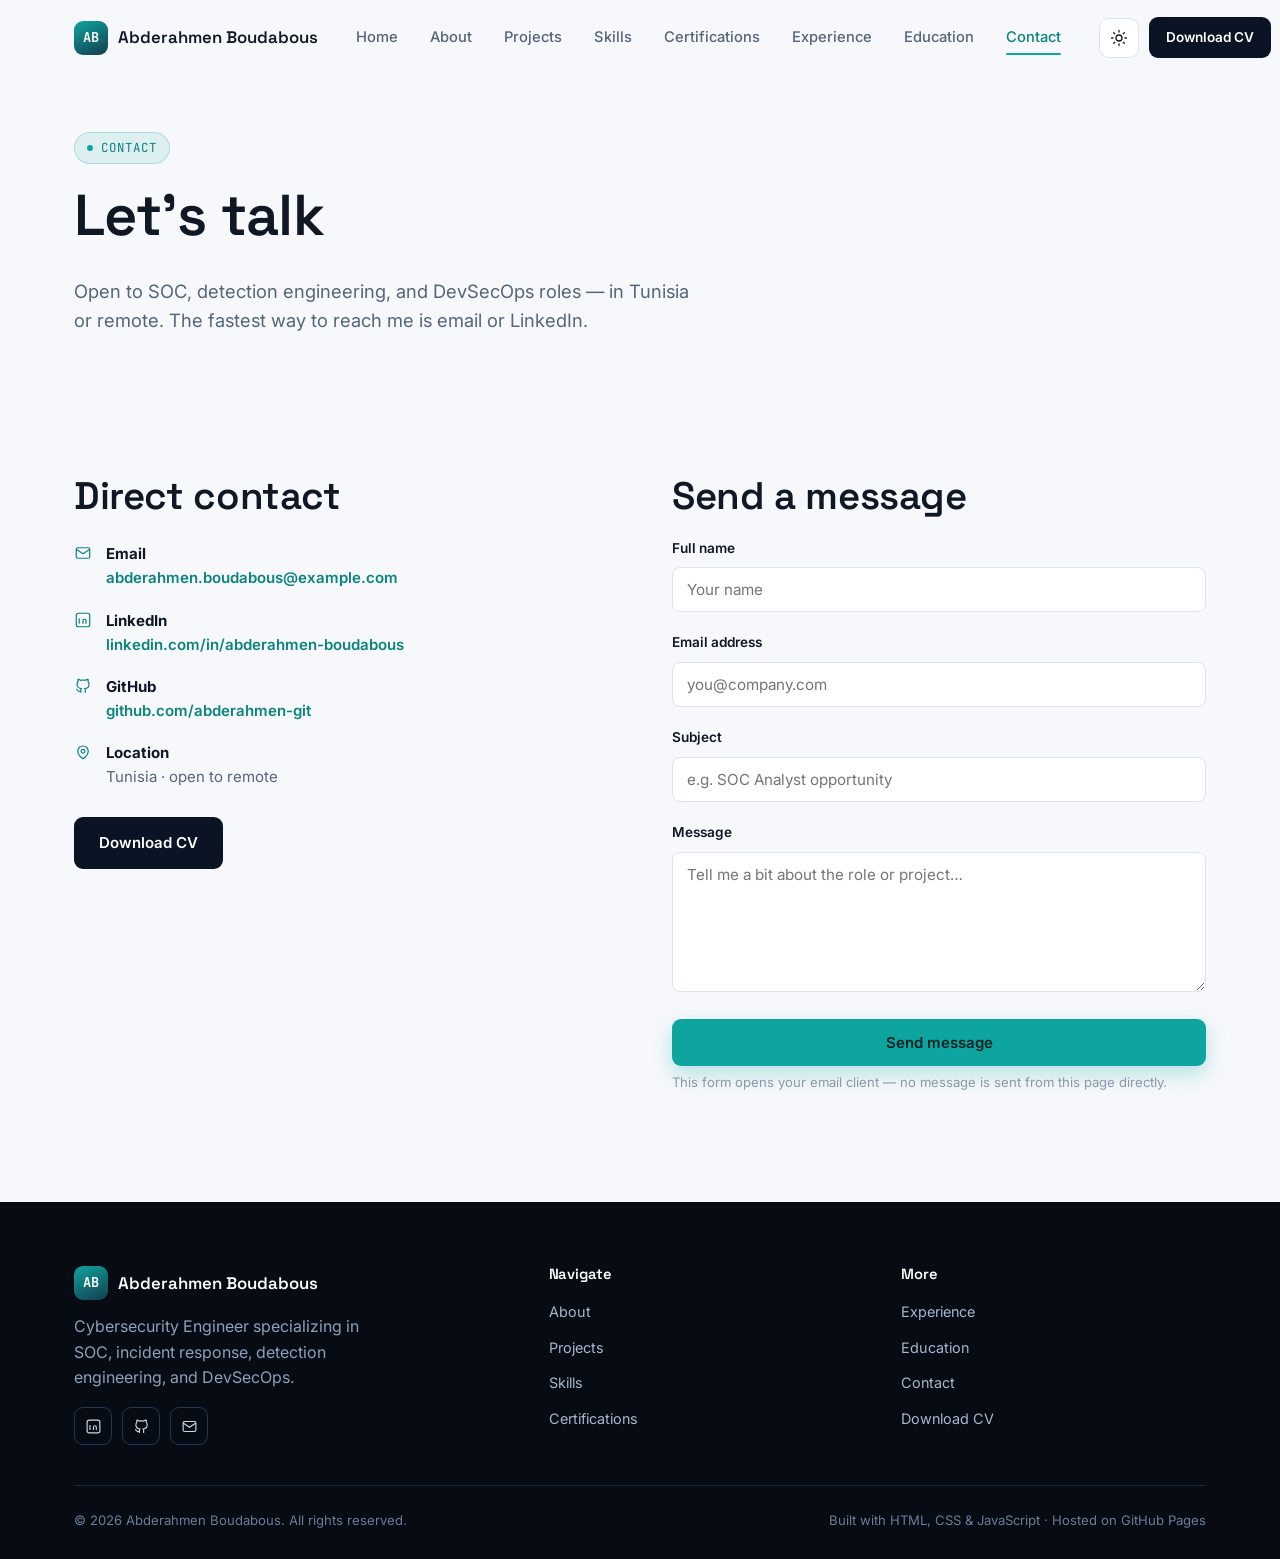
<file: contact.html>
<!DOCTYPE html>
<html lang="en">
<head>
  <meta charset="UTF-8" />
  <meta name="viewport" content="width=device-width, initial-scale=1.0" />
  <title>Contact — Abderahmen Boudabous</title>
  <meta name="description" content="Get in touch with Abderahmen Boudabous — Cybersecurity Engineer available for SOC, detection engineering, and DevSecOps opportunities." />
  <meta name="theme-color" content="#f6f8fb" />
  <link rel="canonical" href="https://abderahmen-git.github.io/contact.html" />
  <link rel="icon" href="assets/favicon.svg" type="image/svg+xml" />

  <link rel="preconnect" href="https://fonts.googleapis.com" />
  <link rel="preconnect" href="https://fonts.gstatic.com" crossorigin />
  <link href="https://fonts.googleapis.com/css2?family=Space+Grotesk:wght@500;600;700&family=Inter:wght@400;500;600;700&family=JetBrains+Mono:wght@400;500;600&display=swap" rel="stylesheet" />
  <link rel="stylesheet" href="css/style.css" />
</head>
<body>
  <div class="loader" data-loader aria-hidden="true"><div class="loader-mark">AB</div></div>
  <a href="#main" class="skip-link">Skip to content</a>

  <header class="site-header">
    <nav class="nav" aria-label="Primary">
      <a href="index.html" class="brand"><span class="brand-mark">AB</span>Abderahmen Boudabous</a>
      <div class="nav-links" data-nav-links>
        <a href="index.html">Home</a>
        <a href="about.html">About</a>
        <a href="projects.html">Projects</a>
        <a href="skills.html">Skills</a>
        <a href="certifications.html">Certifications</a>
        <a href="experience.html">Experience</a>
        <a href="education.html">Education</a>
        <a href="contact.html">Contact</a>
      </div>
      <div class="nav-actions">
        <button class="theme-toggle" data-theme-toggle type="button" aria-label="Toggle dark mode">
          <svg class="icon-sun" viewBox="0 0 24 24" fill="none" stroke="currentColor" stroke-width="1.7" stroke-linecap="round"><circle cx="12" cy="12" r="4"/><path d="M12 2v2M12 20v2M4.9 4.9l1.4 1.4M17.7 17.7l1.4 1.4M2 12h2M20 12h2M4.9 19.1l1.4-1.4M17.7 6.3l1.4-1.4"/></svg>
          <svg class="icon-moon" viewBox="0 0 24 24" fill="none" stroke="currentColor" stroke-width="1.7" stroke-linecap="round"><path d="M21 12.8A9 9 0 1 1 11.2 3a7 7 0 0 0 9.8 9.8Z"/></svg>
        </button>
        <a href="assets/cv/Abderahmen-Boudabous-CV.pdf" class="btn btn--dark btn--sm" download>Download CV</a>
        <button class="nav-toggle" data-nav-toggle type="button" aria-label="Toggle navigation menu" aria-expanded="false"><span></span></button>
      </div>
    </nav>
  </header>

  <main id="main">
    <section class="page-header">
      <div class="container">
        <span class="eyebrow reveal">Contact</span>
        <h1 class="reveal">Let's talk</h1>
        <p class="text-lead reveal">Open to SOC, detection engineering, and DevSecOps roles — in Tunisia or remote. The fastest way to reach me is email or LinkedIn.</p>
      </div>
    </section>

    <section class="section">
      <div class="container split">
        <div class="reveal">
          <h2>Direct contact</h2>
          <ul class="info-list">
            <li>
              <svg viewBox="0 0 24 24" fill="none" stroke="currentColor" stroke-width="1.6"><rect x="3" y="5" width="18" height="14" rx="2"/><path d="m3 7 9 6 9-6"/></svg>
              <div><strong style="color:var(--text);">Email</strong><br><a href="mailto:abderahmen.boudabous@example.com" style="color:var(--signal-600);font-weight:600;">abderahmen.boudabous@example.com</a></div>
            </li>
            <li>
              <svg viewBox="0 0 24 24" fill="none" stroke="currentColor" stroke-width="1.6"><rect x="3" y="3" width="18" height="18" rx="3"/><path d="M7 10v7M7 7v.01M12 17v-4a2 2 0 0 1 4 0v4M12 13v4"/></svg>
              <div><strong style="color:var(--text);">LinkedIn</strong><br><a href="https://www.linkedin.com/in/abderahmen-boudabous/" target="_blank" rel="noopener" style="color:var(--signal-600);font-weight:600;">linkedin.com/in/abderahmen-boudabous</a></div>
            </li>
            <li>
              <svg viewBox="0 0 24 24" fill="none" stroke="currentColor" stroke-width="1.6"><path d="M9 19c-4.3 1.4-4.3-2.5-6-3m12 5v-3.5c0-1 .1-1.4-.5-2 2.8-.3 5.5-1.4 5.5-6a4.6 4.6 0 0 0-1.3-3.2 4.2 4.2 0 0 0-.1-3.2s-1.1-.3-3.5 1.3a12.3 12.3 0 0 0-6.2 0C6.6 2.8 5.5 3.1 5.5 3.1a4.2 4.2 0 0 0-.1 3.2A4.6 4.6 0 0 0 4.1 9.5c0 4.6 2.7 5.7 5.5 6-.6.6-.6 1.2-.5 2V21"/></svg>
              <div><strong style="color:var(--text);">GitHub</strong><br><a href="https://github.com/abderahmen-git" target="_blank" rel="noopener" style="color:var(--signal-600);font-weight:600;">github.com/abderahmen-git</a></div>
            </li>
            <li>
              <svg viewBox="0 0 24 24" fill="none" stroke="currentColor" stroke-width="1.6"><path d="M12 21s-7-4.5-7-10a7 7 0 0 1 14 0c0 5.5-7 10-7 10Z"/><circle cx="12" cy="11" r="2.5"/></svg>
              <div><strong style="color:var(--text);">Location</strong><br>Tunisia · open to remote</div>
            </li>
          </ul>
          <a href="assets/cv/Abderahmen-Boudabous-CV.pdf" class="btn btn--dark" style="margin-top:28px;" download>Download CV</a>
        </div>

        <div>
          <h2 class="reveal">Send a message</h2>
          <form class="reveal" data-contact-form novalidate>
            <div class="form-field">
              <label for="name">Full name</label>
              <input type="text" id="name" name="name" placeholder="Your name" required />
            </div>
            <div class="form-field">
              <label for="email">Email address</label>
              <input type="email" id="email" name="email" placeholder="you@company.com" required />
            </div>
            <div class="form-field">
              <label for="subject">Subject</label>
              <input type="text" id="subject" name="subject" placeholder="e.g. SOC Analyst opportunity" />
            </div>
            <div class="form-field">
              <label for="message">Message</label>
              <textarea id="message" name="message" placeholder="Tell me a bit about the role or project…" required></textarea>
            </div>
            <button type="submit" class="btn btn--primary btn--full">Send message</button>
            <p class="form-note" data-form-status hidden></p>
            <p class="form-note">This form opens your email client — no message is sent from this page directly.</p>
          </form>
        </div>
      </div>
    </section>
  </main>

  <footer class="site-footer">
    <div class="container">
      <div class="footer-grid">
        <div class="footer-brand">
          <a href="index.html" class="brand" style="color:#fff;"><span class="brand-mark">AB</span>Abderahmen Boudabous</a>
          <p>Cybersecurity Engineer specializing in SOC, incident response, detection engineering, and DevSecOps.</p>
          <div class="footer-social">
            <a href="https://www.linkedin.com/in/abderahmen-boudabous/" target="_blank" rel="noopener" aria-label="LinkedIn"><svg viewBox="0 0 24 24" fill="none" stroke="currentColor" stroke-width="1.6"><rect x="3" y="3" width="18" height="18" rx="3"/><path d="M7 10v7M7 7v.01M12 17v-4a2 2 0 0 1 4 0v4M12 13v4"/></svg></a>
            <a href="https://github.com/abderahmen-git" target="_blank" rel="noopener" aria-label="GitHub"><svg viewBox="0 0 24 24" fill="none" stroke="currentColor" stroke-width="1.6"><path d="M9 19c-4.3 1.4-4.3-2.5-6-3m12 5v-3.5c0-1 .1-1.4-.5-2 2.8-.3 5.5-1.4 5.5-6a4.6 4.6 0 0 0-1.3-3.2 4.2 4.2 0 0 0-.1-3.2s-1.1-.3-3.5 1.3a12.3 12.3 0 0 0-6.2 0C6.6 2.8 5.5 3.1 5.5 3.1a4.2 4.2 0 0 0-.1 3.2A4.6 4.6 0 0 0 4.1 9.5c0 4.6 2.7 5.7 5.5 6-.6.6-.6 1.2-.5 2V21"/></svg></a>
            <a href="mailto:abderahmen.boudabous@example.com" aria-label="Email"><svg viewBox="0 0 24 24" fill="none" stroke="currentColor" stroke-width="1.6"><rect x="3" y="5" width="18" height="14" rx="2"/><path d="m3 7 9 6 9-6"/></svg></a>
          </div>
        </div>
        <div class="footer-col">
          <h4>Navigate</h4>
          <ul><li><a href="about.html">About</a></li><li><a href="projects.html">Projects</a></li><li><a href="skills.html">Skills</a></li><li><a href="certifications.html">Certifications</a></li></ul>
        </div>
        <div class="footer-col">
          <h4>More</h4>
          <ul><li><a href="experience.html">Experience</a></li><li><a href="education.html">Education</a></li><li><a href="contact.html">Contact</a></li><li><a href="assets/cv/Abderahmen-Boudabous-CV.pdf" download>Download CV</a></li></ul>
        </div>
      </div>
      <div class="footer-bottom">
        <span>© <span data-year></span> Abderahmen Boudabous. All rights reserved.</span>
        <span>Built with HTML, CSS &amp; JavaScript · Hosted on GitHub Pages</span>
      </div>
    </div>
  </footer>

  <button class="back-to-top" data-back-to-top type="button" aria-label="Back to top"><svg viewBox="0 0 24 24" fill="none" stroke="currentColor" stroke-width="2" stroke-linecap="round" stroke-linejoin="round"><path d="M12 19V5M5 12l7-7 7 7"/></svg></button>

  <script src="js/main.js" defer></script>
  <script src="js/data-loader.js" defer></script>
</body>
</html>
</file>
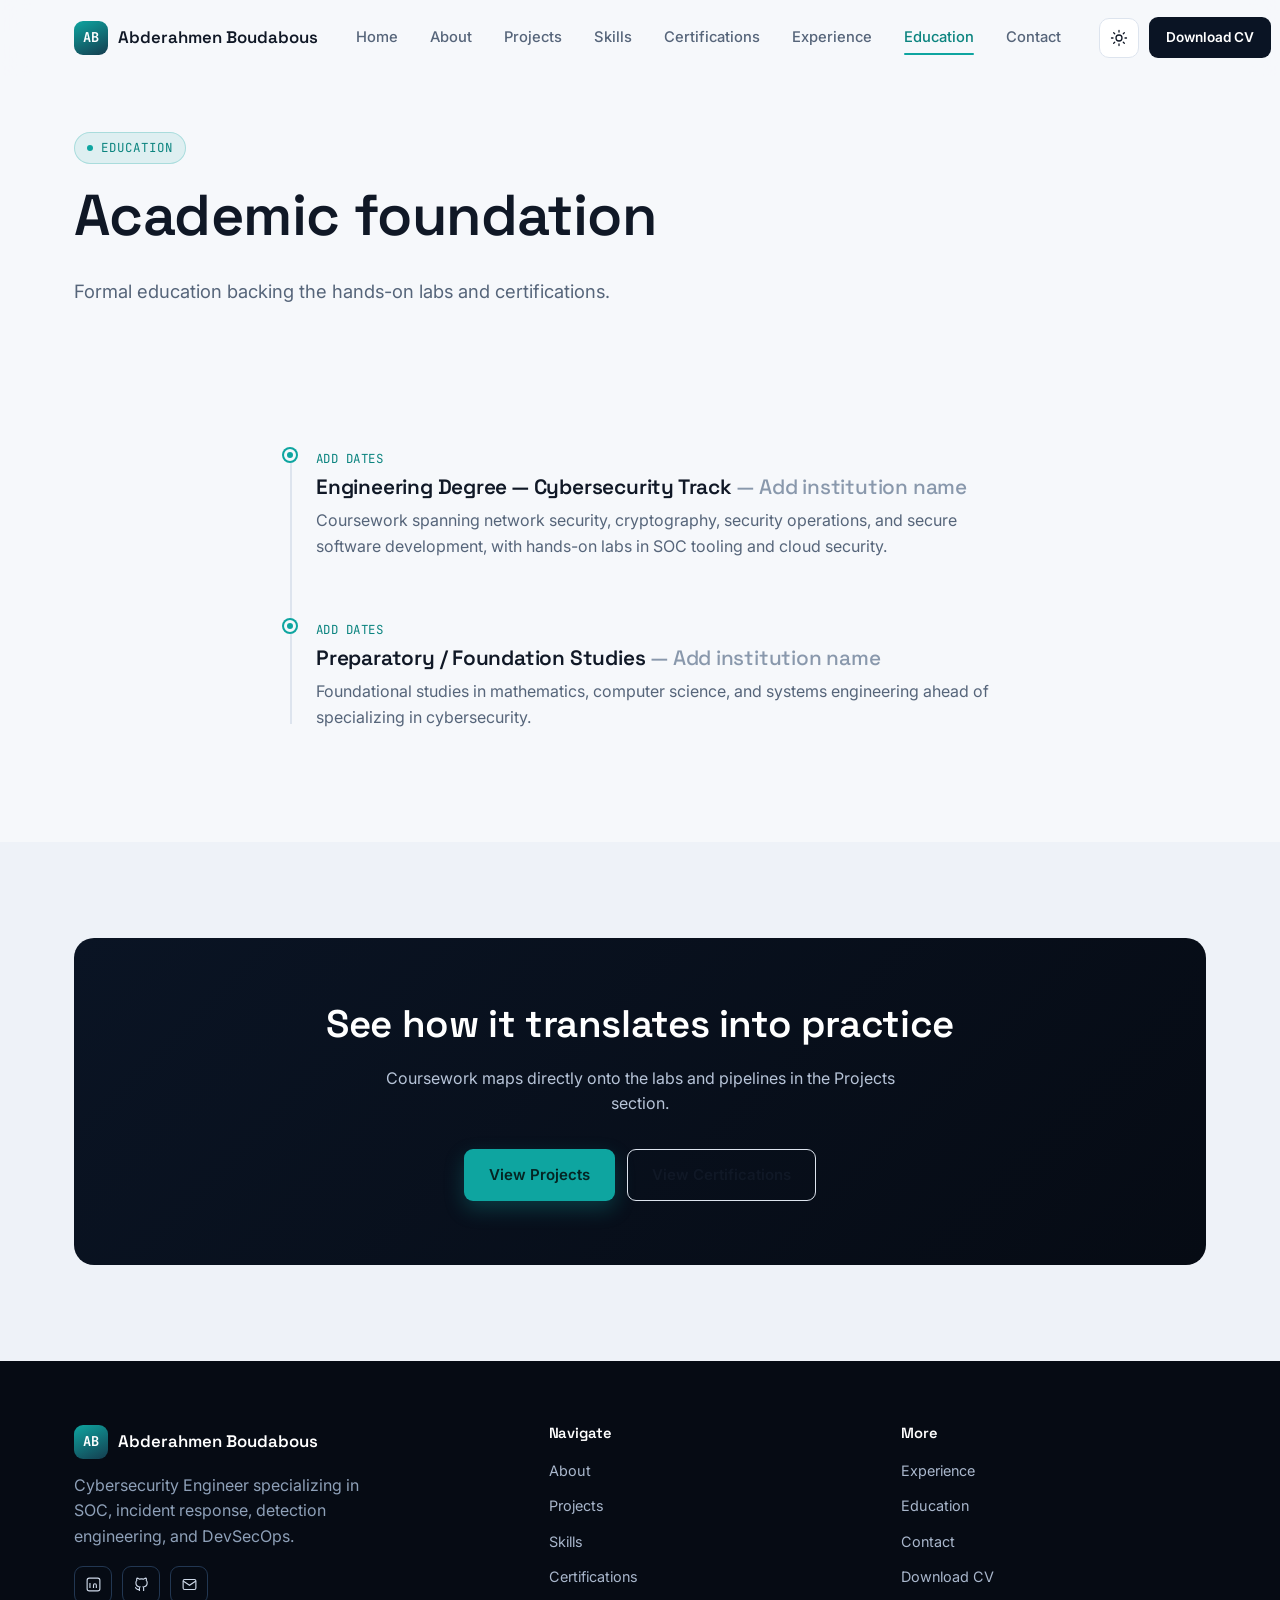
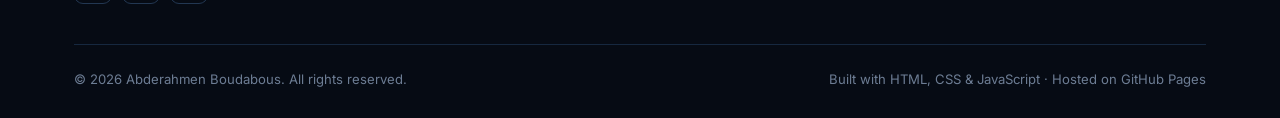
<file: education.html>
<!DOCTYPE html>
<html lang="en">
<head>
  <meta charset="UTF-8" />
  <meta name="viewport" content="width=device-width, initial-scale=1.0" />
  <title>Education — Abderahmen Boudabous</title>
  <meta name="description" content="Academic background for Abderahmen Boudabous, Cybersecurity Engineer, including degree track and coursework." />
  <meta name="theme-color" content="#f6f8fb" />
  <link rel="canonical" href="https://abderahmen-git.github.io/education.html" />
  <link rel="icon" href="assets/favicon.svg" type="image/svg+xml" />

  <link rel="preconnect" href="https://fonts.googleapis.com" />
  <link rel="preconnect" href="https://fonts.gstatic.com" crossorigin />
  <link href="https://fonts.googleapis.com/css2?family=Space+Grotesk:wght@500;600;700&family=Inter:wght@400;500;600;700&family=JetBrains+Mono:wght@400;500;600&display=swap" rel="stylesheet" />
  <link rel="stylesheet" href="css/style.css" />
</head>
<body>
  <div class="loader" data-loader aria-hidden="true"><div class="loader-mark">AB</div></div>
  <a href="#main" class="skip-link">Skip to content</a>

  <header class="site-header">
    <nav class="nav" aria-label="Primary">
      <a href="index.html" class="brand"><span class="brand-mark">AB</span>Abderahmen Boudabous</a>
      <div class="nav-links" data-nav-links>
        <a href="index.html">Home</a>
        <a href="about.html">About</a>
        <a href="projects.html">Projects</a>
        <a href="skills.html">Skills</a>
        <a href="certifications.html">Certifications</a>
        <a href="experience.html">Experience</a>
        <a href="education.html">Education</a>
        <a href="contact.html">Contact</a>
      </div>
      <div class="nav-actions">
        <button class="theme-toggle" data-theme-toggle type="button" aria-label="Toggle dark mode">
          <svg class="icon-sun" viewBox="0 0 24 24" fill="none" stroke="currentColor" stroke-width="1.7" stroke-linecap="round"><circle cx="12" cy="12" r="4"/><path d="M12 2v2M12 20v2M4.9 4.9l1.4 1.4M17.7 17.7l1.4 1.4M2 12h2M20 12h2M4.9 19.1l1.4-1.4M17.7 6.3l1.4-1.4"/></svg>
          <svg class="icon-moon" viewBox="0 0 24 24" fill="none" stroke="currentColor" stroke-width="1.7" stroke-linecap="round"><path d="M21 12.8A9 9 0 1 1 11.2 3a7 7 0 0 0 9.8 9.8Z"/></svg>
        </button>
        <a href="assets/cv/Abderahmen-Boudabous-CV.pdf" class="btn btn--dark btn--sm" download>Download CV</a>
        <button class="nav-toggle" data-nav-toggle type="button" aria-label="Toggle navigation menu" aria-expanded="false"><span></span></button>
      </div>
    </nav>
  </header>

  <main id="main">
    <section class="page-header">
      <div class="container">
        <span class="eyebrow reveal">Education</span>
        <h1 class="reveal">Academic foundation</h1>
        <p class="text-lead reveal">Formal education backing the hands-on labs and certifications.</p>
      </div>
    </section>

    <section class="section">
      <div class="container" style="max-width:760px;">
        <div class="timeline" data-timeline="education"></div>
      </div>
    </section>

    <section class="section section--alt">
      <div class="container">
        <div class="cta-band reveal">
          <h2>See how it translates into practice</h2>
          <p>Coursework maps directly onto the labs and pipelines in the Projects section.</p>
          <div class="hero-actions">
            <a href="projects.html" class="btn btn--primary">View Projects</a>
            <a href="certifications.html" class="btn btn--ghost">View Certifications</a>
          </div>
        </div>
      </div>
    </section>
  </main>

  <footer class="site-footer">
    <div class="container">
      <div class="footer-grid">
        <div class="footer-brand">
          <a href="index.html" class="brand" style="color:#fff;"><span class="brand-mark">AB</span>Abderahmen Boudabous</a>
          <p>Cybersecurity Engineer specializing in SOC, incident response, detection engineering, and DevSecOps.</p>
          <div class="footer-social">
            <a href="https://www.linkedin.com/in/abderahmen-boudabous/" target="_blank" rel="noopener" aria-label="LinkedIn"><svg viewBox="0 0 24 24" fill="none" stroke="currentColor" stroke-width="1.6"><rect x="3" y="3" width="18" height="18" rx="3"/><path d="M7 10v7M7 7v.01M12 17v-4a2 2 0 0 1 4 0v4M12 13v4"/></svg></a>
            <a href="https://github.com/abderahmen-git" target="_blank" rel="noopener" aria-label="GitHub"><svg viewBox="0 0 24 24" fill="none" stroke="currentColor" stroke-width="1.6"><path d="M9 19c-4.3 1.4-4.3-2.5-6-3m12 5v-3.5c0-1 .1-1.4-.5-2 2.8-.3 5.5-1.4 5.5-6a4.6 4.6 0 0 0-1.3-3.2 4.2 4.2 0 0 0-.1-3.2s-1.1-.3-3.5 1.3a12.3 12.3 0 0 0-6.2 0C6.6 2.8 5.5 3.1 5.5 3.1a4.2 4.2 0 0 0-.1 3.2A4.6 4.6 0 0 0 4.1 9.5c0 4.6 2.7 5.7 5.5 6-.6.6-.6 1.2-.5 2V21"/></svg></a>
            <a href="mailto:abderahmen.boudabous@example.com" aria-label="Email"><svg viewBox="0 0 24 24" fill="none" stroke="currentColor" stroke-width="1.6"><rect x="3" y="5" width="18" height="14" rx="2"/><path d="m3 7 9 6 9-6"/></svg></a>
          </div>
        </div>
        <div class="footer-col">
          <h4>Navigate</h4>
          <ul><li><a href="about.html">About</a></li><li><a href="projects.html">Projects</a></li><li><a href="skills.html">Skills</a></li><li><a href="certifications.html">Certifications</a></li></ul>
        </div>
        <div class="footer-col">
          <h4>More</h4>
          <ul><li><a href="experience.html">Experience</a></li><li><a href="education.html">Education</a></li><li><a href="contact.html">Contact</a></li><li><a href="assets/cv/Abderahmen-Boudabous-CV.pdf" download>Download CV</a></li></ul>
        </div>
      </div>
      <div class="footer-bottom">
        <span>© <span data-year></span> Abderahmen Boudabous. All rights reserved.</span>
        <span>Built with HTML, CSS &amp; JavaScript · Hosted on GitHub Pages</span>
      </div>
    </div>
  </footer>

  <button class="back-to-top" data-back-to-top type="button" aria-label="Back to top"><svg viewBox="0 0 24 24" fill="none" stroke="currentColor" stroke-width="2" stroke-linecap="round" stroke-linejoin="round"><path d="M12 19V5M5 12l7-7 7 7"/></svg></button>

  <script src="js/main.js" defer></script>
  <script src="js/data-loader.js" defer></script>
</body>
</html>
</file>
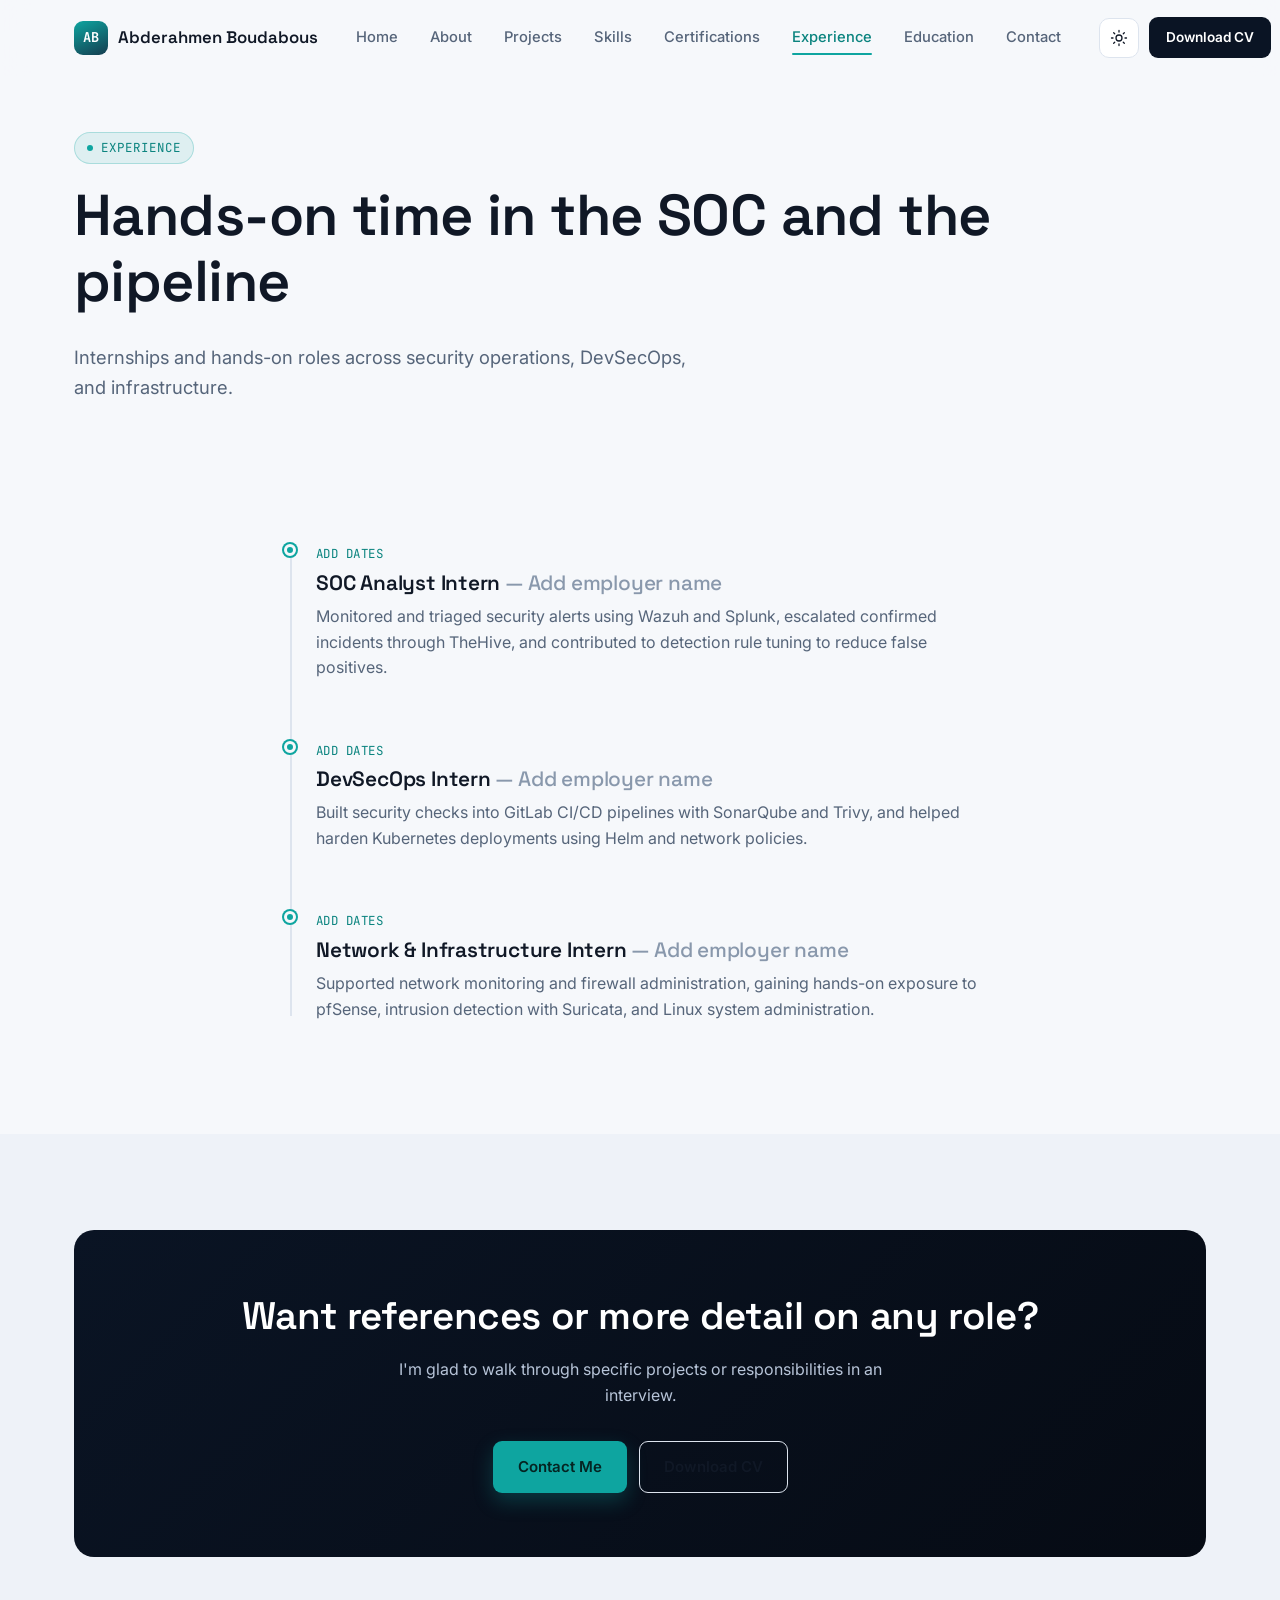
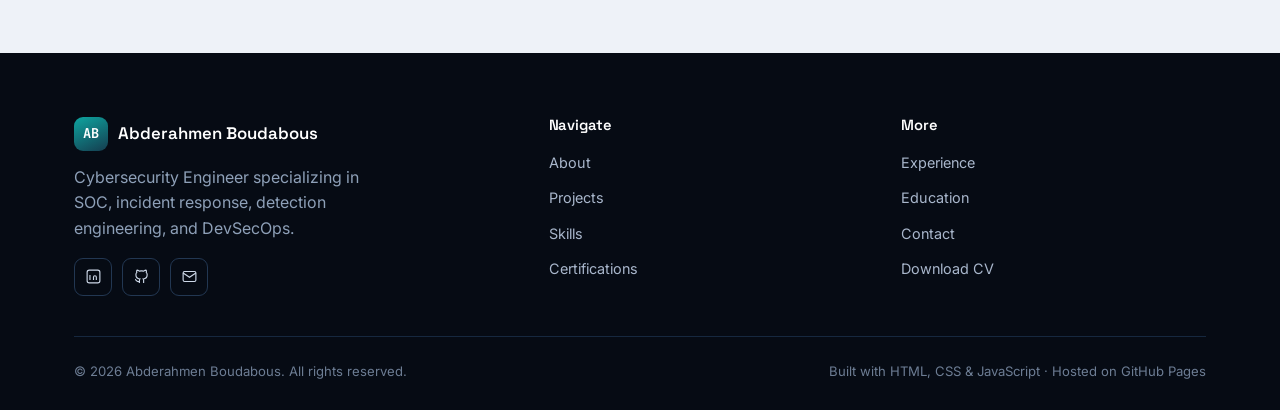
<file: experience.html>
<!DOCTYPE html>
<html lang="en">
<head>
  <meta charset="UTF-8" />
  <meta name="viewport" content="width=device-width, initial-scale=1.0" />
  <title>Experience — Abderahmen Boudabous</title>
  <meta name="description" content="Internship and work experience timeline for Abderahmen Boudabous, Cybersecurity Engineer, spanning SOC, DevSecOps, and infrastructure roles." />
  <meta name="theme-color" content="#f6f8fb" />
  <link rel="canonical" href="https://abderahmen-git.github.io/experience.html" />
  <link rel="icon" href="assets/favicon.svg" type="image/svg+xml" />

  <link rel="preconnect" href="https://fonts.googleapis.com" />
  <link rel="preconnect" href="https://fonts.gstatic.com" crossorigin />
  <link href="https://fonts.googleapis.com/css2?family=Space+Grotesk:wght@500;600;700&family=Inter:wght@400;500;600;700&family=JetBrains+Mono:wght@400;500;600&display=swap" rel="stylesheet" />
  <link rel="stylesheet" href="css/style.css" />
</head>
<body>
  <div class="loader" data-loader aria-hidden="true"><div class="loader-mark">AB</div></div>
  <a href="#main" class="skip-link">Skip to content</a>

  <header class="site-header">
    <nav class="nav" aria-label="Primary">
      <a href="index.html" class="brand"><span class="brand-mark">AB</span>Abderahmen Boudabous</a>
      <div class="nav-links" data-nav-links>
        <a href="index.html">Home</a>
        <a href="about.html">About</a>
        <a href="projects.html">Projects</a>
        <a href="skills.html">Skills</a>
        <a href="certifications.html">Certifications</a>
        <a href="experience.html">Experience</a>
        <a href="education.html">Education</a>
        <a href="contact.html">Contact</a>
      </div>
      <div class="nav-actions">
        <button class="theme-toggle" data-theme-toggle type="button" aria-label="Toggle dark mode">
          <svg class="icon-sun" viewBox="0 0 24 24" fill="none" stroke="currentColor" stroke-width="1.7" stroke-linecap="round"><circle cx="12" cy="12" r="4"/><path d="M12 2v2M12 20v2M4.9 4.9l1.4 1.4M17.7 17.7l1.4 1.4M2 12h2M20 12h2M4.9 19.1l1.4-1.4M17.7 6.3l1.4-1.4"/></svg>
          <svg class="icon-moon" viewBox="0 0 24 24" fill="none" stroke="currentColor" stroke-width="1.7" stroke-linecap="round"><path d="M21 12.8A9 9 0 1 1 11.2 3a7 7 0 0 0 9.8 9.8Z"/></svg>
        </button>
        <a href="assets/cv/Abderahmen-Boudabous-CV.pdf" class="btn btn--dark btn--sm" download>Download CV</a>
        <button class="nav-toggle" data-nav-toggle type="button" aria-label="Toggle navigation menu" aria-expanded="false"><span></span></button>
      </div>
    </nav>
  </header>

  <main id="main">
    <section class="page-header">
      <div class="container">
        <span class="eyebrow reveal">Experience</span>
        <h1 class="reveal">Hands-on time in the SOC and the pipeline</h1>
        <p class="text-lead reveal">Internships and hands-on roles across security operations, DevSecOps, and infrastructure.</p>
      </div>
    </section>

    <section class="section">
      <div class="container" style="max-width:760px;">
        <div class="timeline" data-timeline="experience"></div>
      </div>
    </section>

    <section class="section section--alt">
      <div class="container">
        <div class="cta-band reveal">
          <h2>Want references or more detail on any role?</h2>
          <p>I'm glad to walk through specific projects or responsibilities in an interview.</p>
          <div class="hero-actions">
            <a href="contact.html" class="btn btn--primary">Contact Me</a>
            <a href="assets/cv/Abderahmen-Boudabous-CV.pdf" class="btn btn--ghost" download>Download CV</a>
          </div>
        </div>
      </div>
    </section>
  </main>

  <footer class="site-footer">
    <div class="container">
      <div class="footer-grid">
        <div class="footer-brand">
          <a href="index.html" class="brand" style="color:#fff;"><span class="brand-mark">AB</span>Abderahmen Boudabous</a>
          <p>Cybersecurity Engineer specializing in SOC, incident response, detection engineering, and DevSecOps.</p>
          <div class="footer-social">
            <a href="https://www.linkedin.com/in/abderahmen-boudabous/" target="_blank" rel="noopener" aria-label="LinkedIn"><svg viewBox="0 0 24 24" fill="none" stroke="currentColor" stroke-width="1.6"><rect x="3" y="3" width="18" height="18" rx="3"/><path d="M7 10v7M7 7v.01M12 17v-4a2 2 0 0 1 4 0v4M12 13v4"/></svg></a>
            <a href="https://github.com/abderahmen-git" target="_blank" rel="noopener" aria-label="GitHub"><svg viewBox="0 0 24 24" fill="none" stroke="currentColor" stroke-width="1.6"><path d="M9 19c-4.3 1.4-4.3-2.5-6-3m12 5v-3.5c0-1 .1-1.4-.5-2 2.8-.3 5.5-1.4 5.5-6a4.6 4.6 0 0 0-1.3-3.2 4.2 4.2 0 0 0-.1-3.2s-1.1-.3-3.5 1.3a12.3 12.3 0 0 0-6.2 0C6.6 2.8 5.5 3.1 5.5 3.1a4.2 4.2 0 0 0-.1 3.2A4.6 4.6 0 0 0 4.1 9.5c0 4.6 2.7 5.7 5.5 6-.6.6-.6 1.2-.5 2V21"/></svg></a>
            <a href="mailto:abderahmen.boudabous@example.com" aria-label="Email"><svg viewBox="0 0 24 24" fill="none" stroke="currentColor" stroke-width="1.6"><rect x="3" y="5" width="18" height="14" rx="2"/><path d="m3 7 9 6 9-6"/></svg></a>
          </div>
        </div>
        <div class="footer-col">
          <h4>Navigate</h4>
          <ul><li><a href="about.html">About</a></li><li><a href="projects.html">Projects</a></li><li><a href="skills.html">Skills</a></li><li><a href="certifications.html">Certifications</a></li></ul>
        </div>
        <div class="footer-col">
          <h4>More</h4>
          <ul><li><a href="experience.html">Experience</a></li><li><a href="education.html">Education</a></li><li><a href="contact.html">Contact</a></li><li><a href="assets/cv/Abderahmen-Boudabous-CV.pdf" download>Download CV</a></li></ul>
        </div>
      </div>
      <div class="footer-bottom">
        <span>© <span data-year></span> Abderahmen Boudabous. All rights reserved.</span>
        <span>Built with HTML, CSS &amp; JavaScript · Hosted on GitHub Pages</span>
      </div>
    </div>
  </footer>

  <button class="back-to-top" data-back-to-top type="button" aria-label="Back to top"><svg viewBox="0 0 24 24" fill="none" stroke="currentColor" stroke-width="2" stroke-linecap="round" stroke-linejoin="round"><path d="M12 19V5M5 12l7-7 7 7"/></svg></button>

  <script src="js/main.js" defer></script>
  <script src="js/data-loader.js" defer></script>
</body>
</html>
</file>
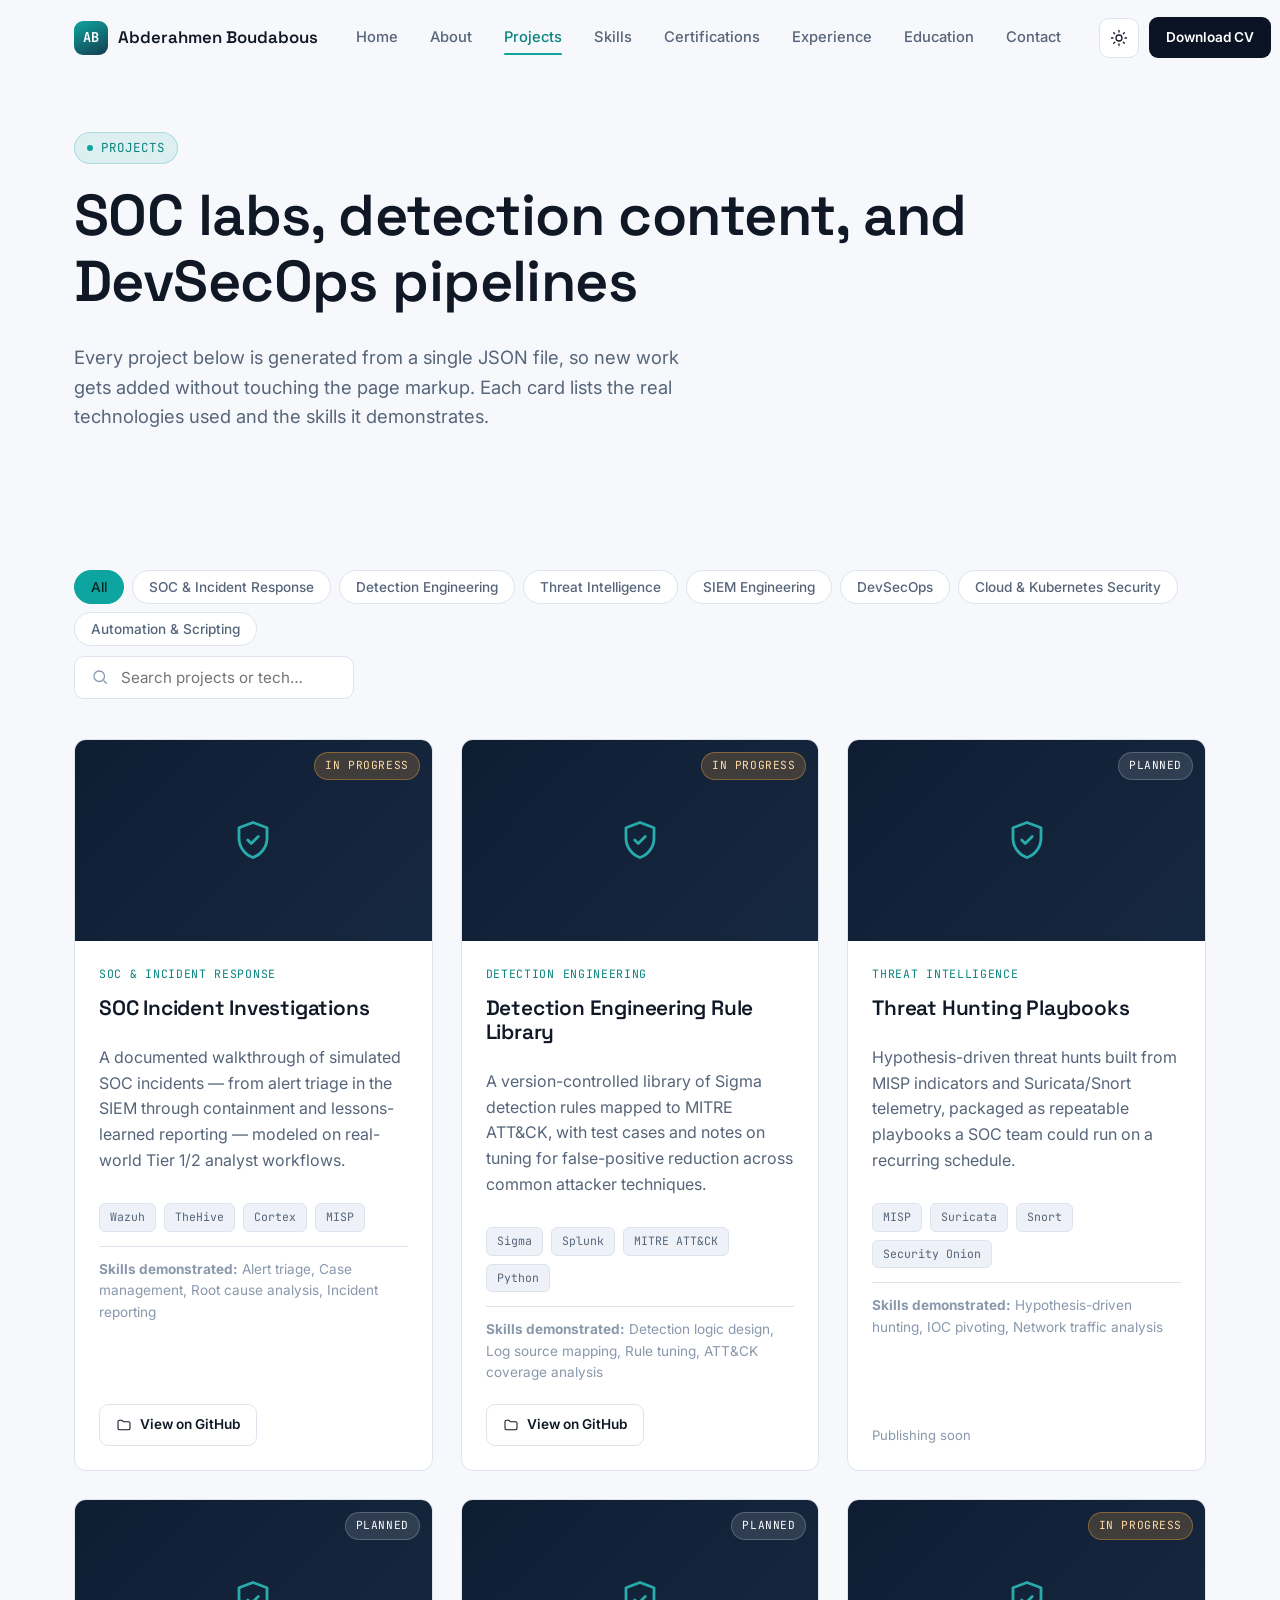
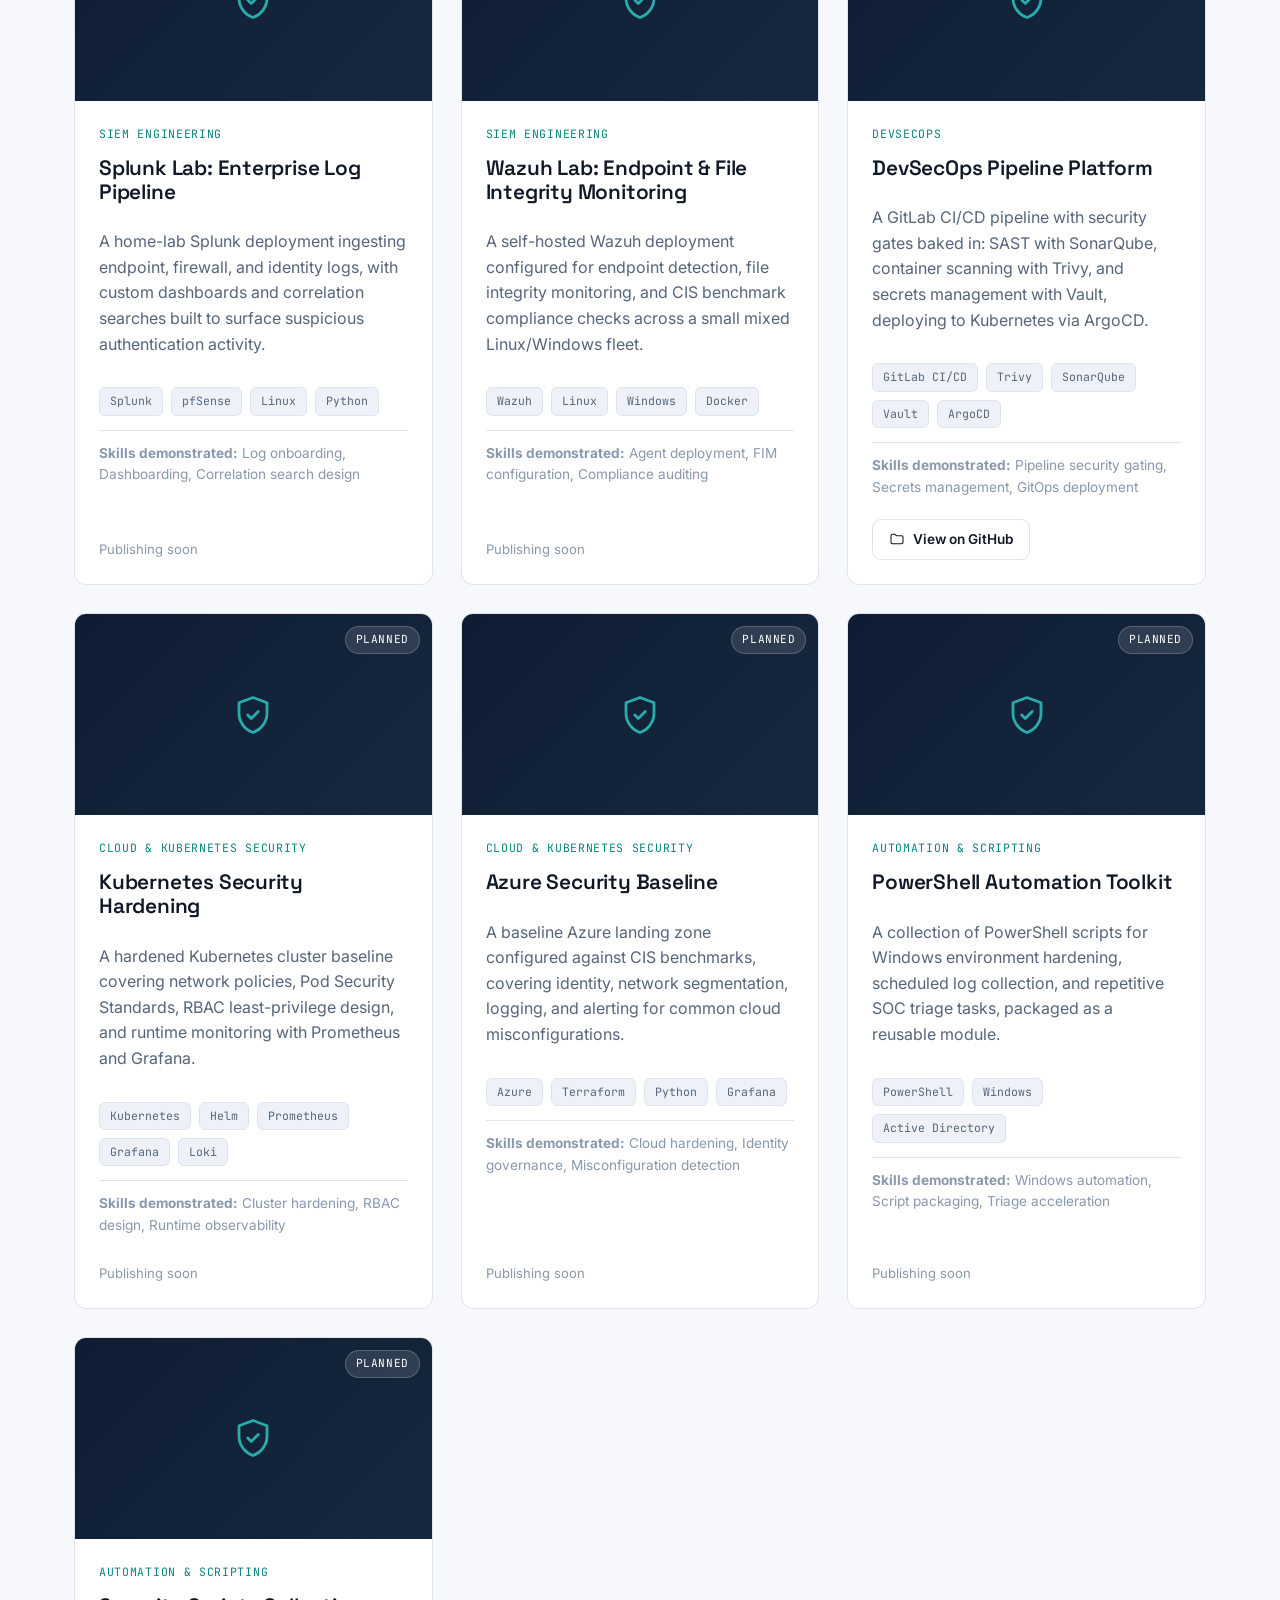
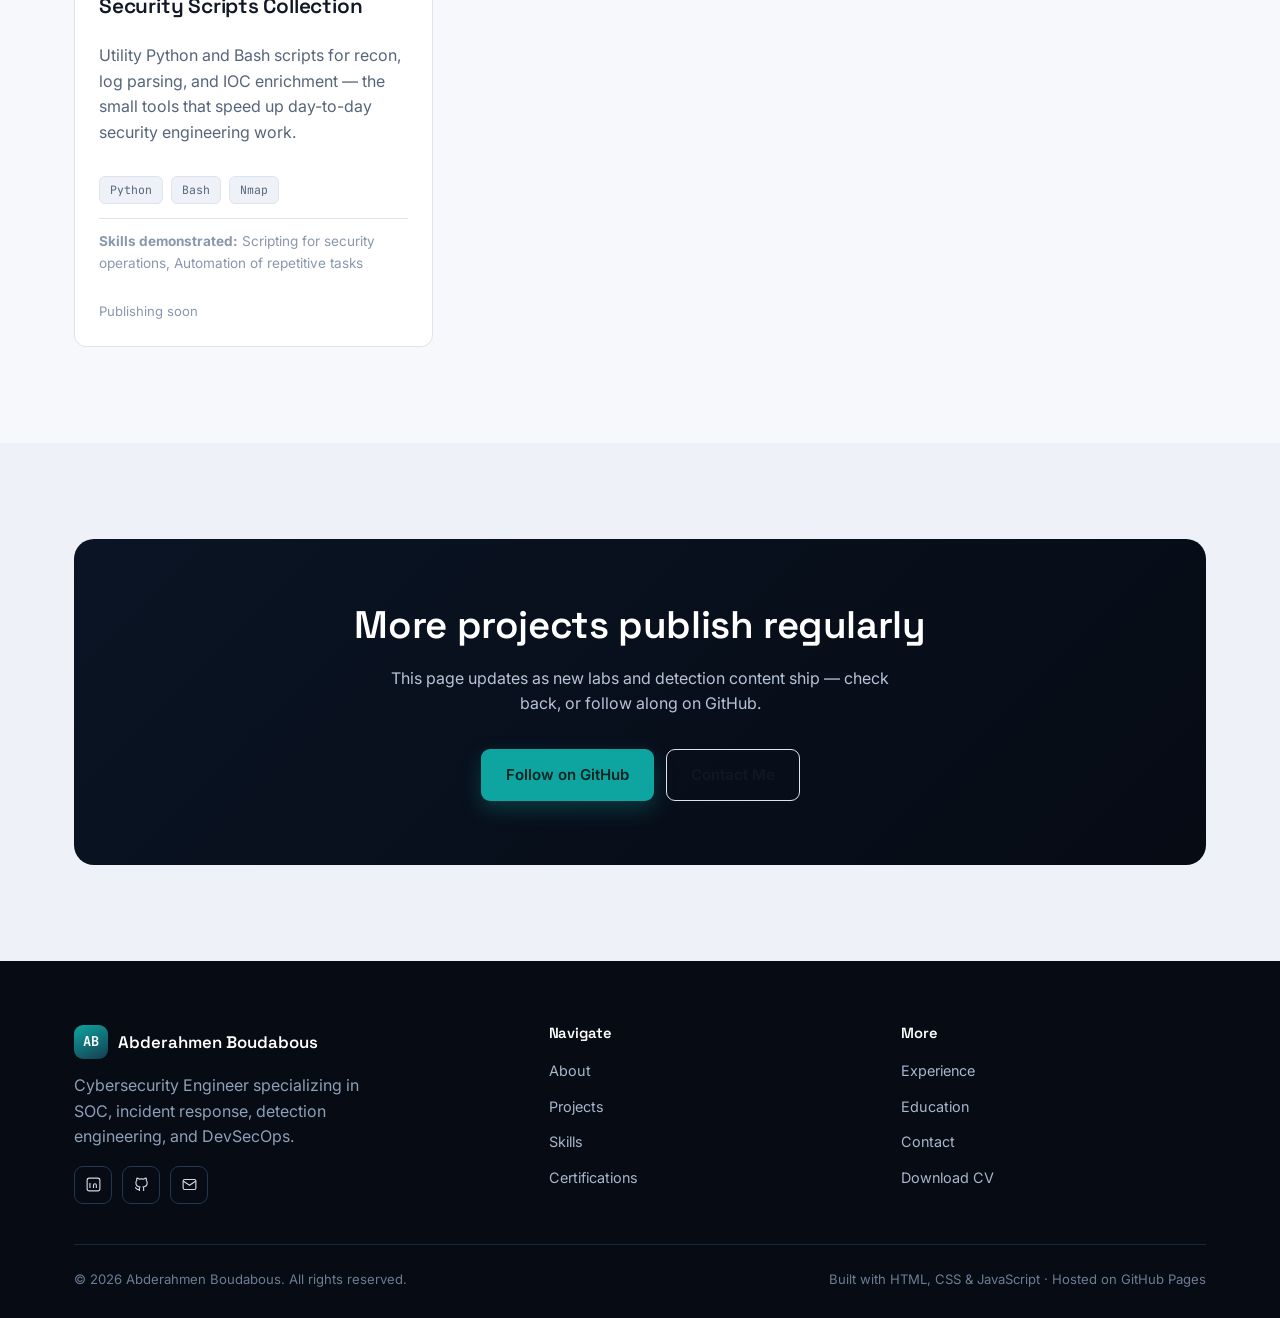
<file: projects.html>
<!DOCTYPE html>
<html lang="en">
<head>
  <meta charset="UTF-8" />
  <meta name="viewport" content="width=device-width, initial-scale=1.0" />
  <title>Projects — Abderahmen Boudabous</title>
  <meta name="description" content="SOC, detection engineering, threat hunting, and DevSecOps projects by Abderahmen Boudabous, with technologies and skills demonstrated for each." />
  <meta name="theme-color" content="#f6f8fb" />
  <link rel="canonical" href="https://abderahmen-git.github.io/projects.html" />
  <link rel="icon" href="assets/favicon.svg" type="image/svg+xml" />

  <link rel="preconnect" href="https://fonts.googleapis.com" />
  <link rel="preconnect" href="https://fonts.gstatic.com" crossorigin />
  <link href="https://fonts.googleapis.com/css2?family=Space+Grotesk:wght@500;600;700&family=Inter:wght@400;500;600;700&family=JetBrains+Mono:wght@400;500;600&display=swap" rel="stylesheet" />
  <link rel="stylesheet" href="css/style.css" />
</head>
<body>
  <div class="loader" data-loader aria-hidden="true"><div class="loader-mark">AB</div></div>
  <a href="#main" class="skip-link">Skip to content</a>

  <header class="site-header">
    <nav class="nav" aria-label="Primary">
      <a href="index.html" class="brand"><span class="brand-mark">AB</span>Abderahmen Boudabous</a>
      <div class="nav-links" data-nav-links>
        <a href="index.html">Home</a>
        <a href="about.html">About</a>
        <a href="projects.html">Projects</a>
        <a href="skills.html">Skills</a>
        <a href="certifications.html">Certifications</a>
        <a href="experience.html">Experience</a>
        <a href="education.html">Education</a>
        <a href="contact.html">Contact</a>
      </div>
      <div class="nav-actions">
        <button class="theme-toggle" data-theme-toggle type="button" aria-label="Toggle dark mode">
          <svg class="icon-sun" viewBox="0 0 24 24" fill="none" stroke="currentColor" stroke-width="1.7" stroke-linecap="round"><circle cx="12" cy="12" r="4"/><path d="M12 2v2M12 20v2M4.9 4.9l1.4 1.4M17.7 17.7l1.4 1.4M2 12h2M20 12h2M4.9 19.1l1.4-1.4M17.7 6.3l1.4-1.4"/></svg>
          <svg class="icon-moon" viewBox="0 0 24 24" fill="none" stroke="currentColor" stroke-width="1.7" stroke-linecap="round"><path d="M21 12.8A9 9 0 1 1 11.2 3a7 7 0 0 0 9.8 9.8Z"/></svg>
        </button>
        <a href="assets/cv/Abderahmen-Boudabous-CV.pdf" class="btn btn--dark btn--sm" download>Download CV</a>
        <button class="nav-toggle" data-nav-toggle type="button" aria-label="Toggle navigation menu" aria-expanded="false"><span></span></button>
      </div>
    </nav>
  </header>

  <main id="main">
    <section class="page-header">
      <div class="container">
        <span class="eyebrow reveal">Projects</span>
        <h1 class="reveal">SOC labs, detection content, and DevSecOps pipelines</h1>
        <p class="text-lead reveal">Every project below is generated from a single JSON file, so new work gets added without touching the page markup. Each card lists the real technologies used and the skills it demonstrates.</p>
      </div>
    </section>

    <section class="section">
      <div class="container">
        <div class="filter-bar reveal">
          <div class="filter-chips" data-filter-chips></div>
          <div class="search-bar" style="max-width:280px;">
            <svg viewBox="0 0 24 24" fill="none" stroke="currentColor" stroke-width="1.7"><circle cx="11" cy="11" r="7"/><path d="m21 21-4.3-4.3"/></svg>
            <input type="search" placeholder="Search projects or tech…" data-project-search aria-label="Search projects" />
          </div>
        </div>

        <div class="grid grid--3" data-projects-grid></div>

        <div class="empty-state" data-empty-state hidden>
          No projects match that search. Try a different keyword or clear the filter.
        </div>
      </div>
    </section>

    <section class="section section--alt">
      <div class="container">
        <div class="cta-band reveal">
          <h2>More projects publish regularly</h2>
          <p>This page updates as new labs and detection content ship — check back, or follow along on GitHub.</p>
          <div class="hero-actions">
            <a href="https://github.com/abderahmen-git" class="btn btn--primary" target="_blank" rel="noopener">Follow on GitHub</a>
            <a href="contact.html" class="btn btn--ghost">Contact Me</a>
          </div>
        </div>
      </div>
    </section>
  </main>

  <footer class="site-footer">
    <div class="container">
      <div class="footer-grid">
        <div class="footer-brand">
          <a href="index.html" class="brand" style="color:#fff;"><span class="brand-mark">AB</span>Abderahmen Boudabous</a>
          <p>Cybersecurity Engineer specializing in SOC, incident response, detection engineering, and DevSecOps.</p>
          <div class="footer-social">
            <a href="https://www.linkedin.com/in/abderahmen-boudabous/" target="_blank" rel="noopener" aria-label="LinkedIn"><svg viewBox="0 0 24 24" fill="none" stroke="currentColor" stroke-width="1.6"><rect x="3" y="3" width="18" height="18" rx="3"/><path d="M7 10v7M7 7v.01M12 17v-4a2 2 0 0 1 4 0v4M12 13v4"/></svg></a>
            <a href="https://github.com/abderahmen-git" target="_blank" rel="noopener" aria-label="GitHub"><svg viewBox="0 0 24 24" fill="none" stroke="currentColor" stroke-width="1.6"><path d="M9 19c-4.3 1.4-4.3-2.5-6-3m12 5v-3.5c0-1 .1-1.4-.5-2 2.8-.3 5.5-1.4 5.5-6a4.6 4.6 0 0 0-1.3-3.2 4.2 4.2 0 0 0-.1-3.2s-1.1-.3-3.5 1.3a12.3 12.3 0 0 0-6.2 0C6.6 2.8 5.5 3.1 5.5 3.1a4.2 4.2 0 0 0-.1 3.2A4.6 4.6 0 0 0 4.1 9.5c0 4.6 2.7 5.7 5.5 6-.6.6-.6 1.2-.5 2V21"/></svg></a>
            <a href="mailto:abderahmen.boudabous@example.com" aria-label="Email"><svg viewBox="0 0 24 24" fill="none" stroke="currentColor" stroke-width="1.6"><rect x="3" y="5" width="18" height="14" rx="2"/><path d="m3 7 9 6 9-6"/></svg></a>
          </div>
        </div>
        <div class="footer-col">
          <h4>Navigate</h4>
          <ul><li><a href="about.html">About</a></li><li><a href="projects.html">Projects</a></li><li><a href="skills.html">Skills</a></li><li><a href="certifications.html">Certifications</a></li></ul>
        </div>
        <div class="footer-col">
          <h4>More</h4>
          <ul><li><a href="experience.html">Experience</a></li><li><a href="education.html">Education</a></li><li><a href="contact.html">Contact</a></li><li><a href="assets/cv/Abderahmen-Boudabous-CV.pdf" download>Download CV</a></li></ul>
        </div>
      </div>
      <div class="footer-bottom">
        <span>© <span data-year></span> Abderahmen Boudabous. All rights reserved.</span>
        <span>Built with HTML, CSS &amp; JavaScript · Hosted on GitHub Pages</span>
      </div>
    </div>
  </footer>

  <button class="back-to-top" data-back-to-top type="button" aria-label="Back to top"><svg viewBox="0 0 24 24" fill="none" stroke="currentColor" stroke-width="2" stroke-linecap="round" stroke-linejoin="round"><path d="M12 19V5M5 12l7-7 7 7"/></svg></button>

  <script src="js/main.js" defer></script>
  <script src="js/data-loader.js" defer></script>
</body>
</html>
</file>
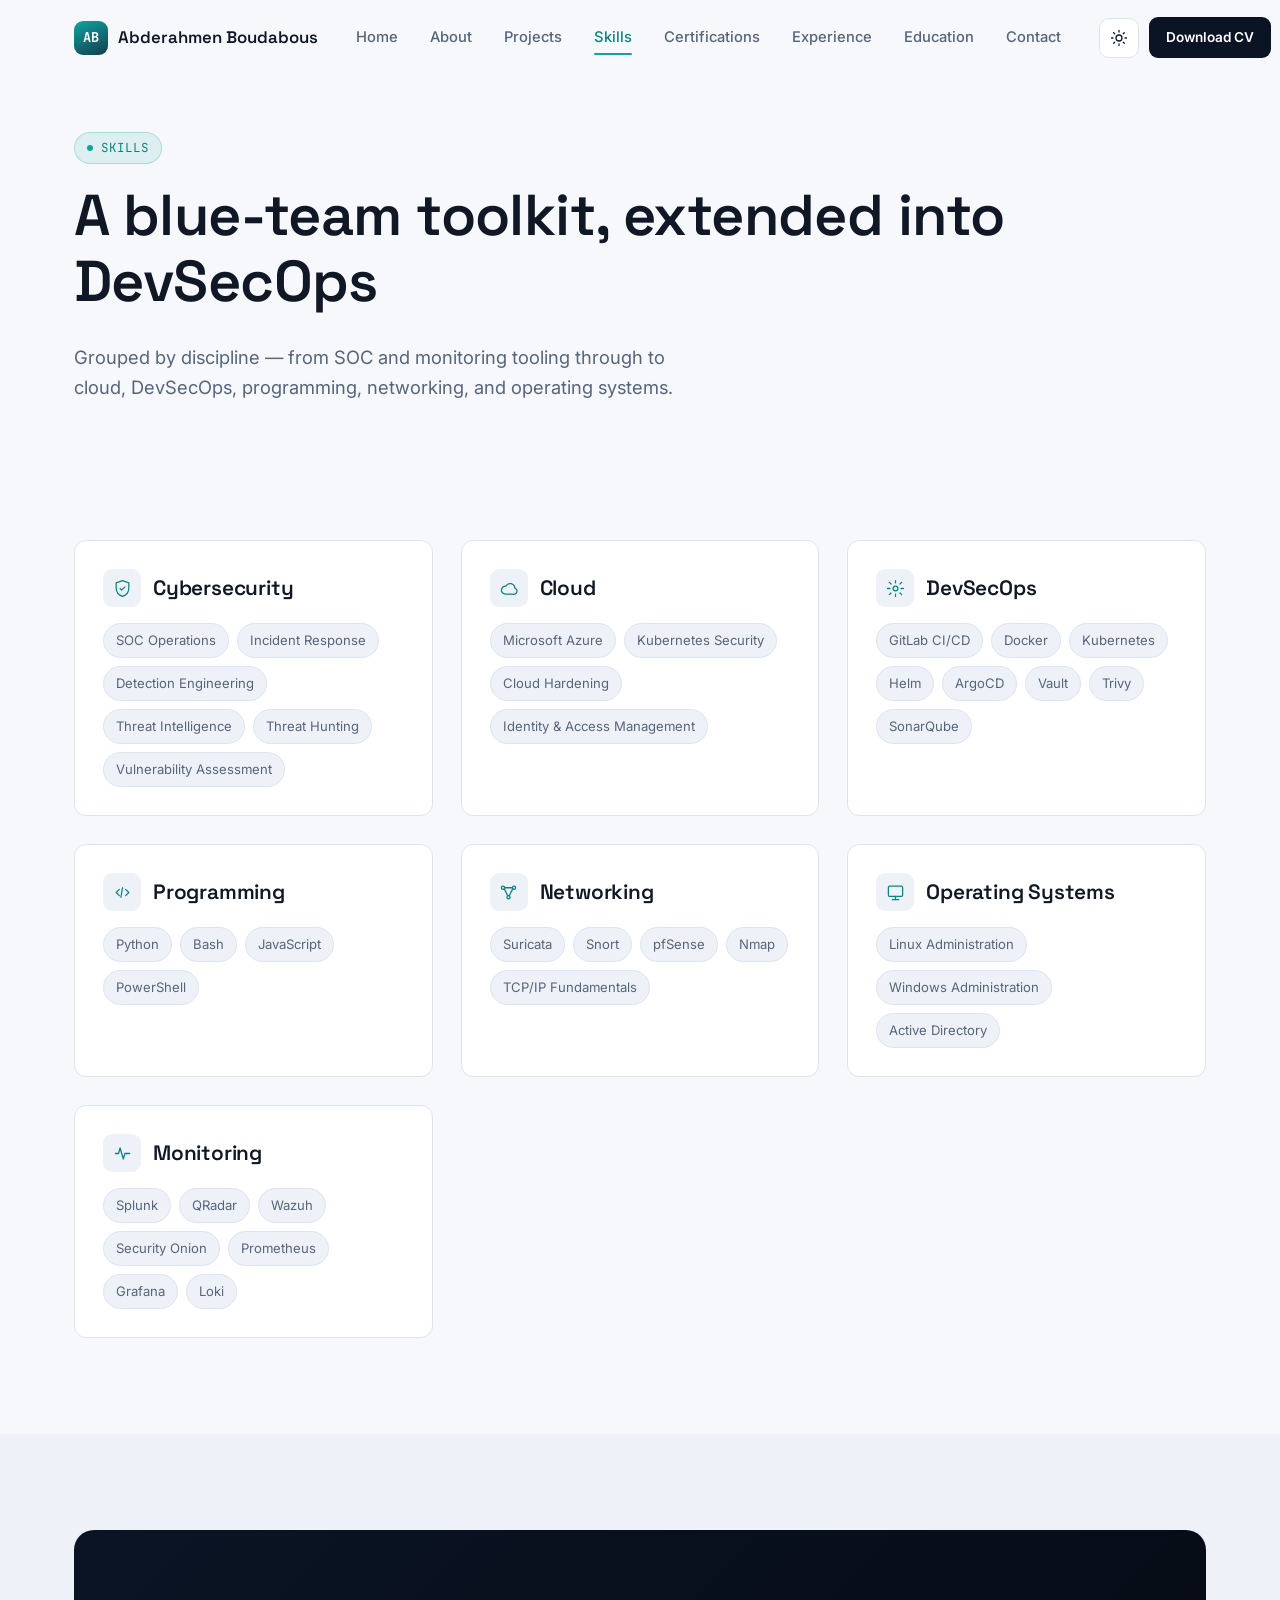
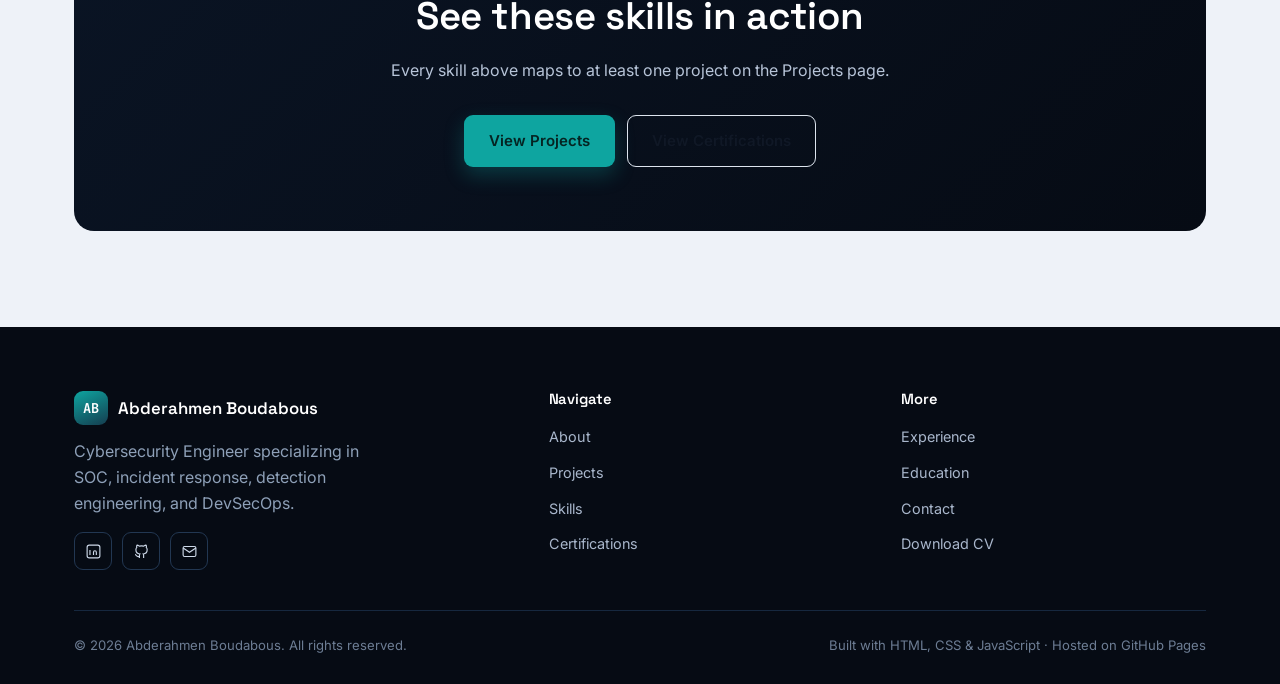
<file: skills.html>
<!DOCTYPE html>
<html lang="en">
<head>
  <meta charset="UTF-8" />
  <meta name="viewport" content="width=device-width, initial-scale=1.0" />
  <title>Skills — Abderahmen Boudabous</title>
  <meta name="description" content="Technical skills across cybersecurity, cloud, DevSecOps, programming, networking, operating systems, and monitoring." />
  <meta name="theme-color" content="#f6f8fb" />
  <link rel="canonical" href="https://abderahmen-git.github.io/skills.html" />
  <link rel="icon" href="assets/favicon.svg" type="image/svg+xml" />

  <link rel="preconnect" href="https://fonts.googleapis.com" />
  <link rel="preconnect" href="https://fonts.gstatic.com" crossorigin />
  <link href="https://fonts.googleapis.com/css2?family=Space+Grotesk:wght@500;600;700&family=Inter:wght@400;500;600;700&family=JetBrains+Mono:wght@400;500;600&display=swap" rel="stylesheet" />
  <link rel="stylesheet" href="css/style.css" />
</head>
<body>
  <div class="loader" data-loader aria-hidden="true"><div class="loader-mark">AB</div></div>
  <a href="#main" class="skip-link">Skip to content</a>

  <header class="site-header">
    <nav class="nav" aria-label="Primary">
      <a href="index.html" class="brand"><span class="brand-mark">AB</span>Abderahmen Boudabous</a>
      <div class="nav-links" data-nav-links>
        <a href="index.html">Home</a>
        <a href="about.html">About</a>
        <a href="projects.html">Projects</a>
        <a href="skills.html">Skills</a>
        <a href="certifications.html">Certifications</a>
        <a href="experience.html">Experience</a>
        <a href="education.html">Education</a>
        <a href="contact.html">Contact</a>
      </div>
      <div class="nav-actions">
        <button class="theme-toggle" data-theme-toggle type="button" aria-label="Toggle dark mode">
          <svg class="icon-sun" viewBox="0 0 24 24" fill="none" stroke="currentColor" stroke-width="1.7" stroke-linecap="round"><circle cx="12" cy="12" r="4"/><path d="M12 2v2M12 20v2M4.9 4.9l1.4 1.4M17.7 17.7l1.4 1.4M2 12h2M20 12h2M4.9 19.1l1.4-1.4M17.7 6.3l1.4-1.4"/></svg>
          <svg class="icon-moon" viewBox="0 0 24 24" fill="none" stroke="currentColor" stroke-width="1.7" stroke-linecap="round"><path d="M21 12.8A9 9 0 1 1 11.2 3a7 7 0 0 0 9.8 9.8Z"/></svg>
        </button>
        <a href="assets/cv/Abderahmen-Boudabous-CV.pdf" class="btn btn--dark btn--sm" download>Download CV</a>
        <button class="nav-toggle" data-nav-toggle type="button" aria-label="Toggle navigation menu" aria-expanded="false"><span></span></button>
      </div>
    </nav>
  </header>

  <main id="main">
    <section class="page-header">
      <div class="container">
        <span class="eyebrow reveal">Skills</span>
        <h1 class="reveal">A blue-team toolkit, extended into DevSecOps</h1>
        <p class="text-lead reveal">Grouped by discipline — from SOC and monitoring tooling through to cloud, DevSecOps, programming, networking, and operating systems.</p>
      </div>
    </section>

    <section class="section">
      <div class="container">
        <div class="grid grid--3" data-skills-grid></div>
      </div>
    </section>

    <section class="section section--alt">
      <div class="container">
        <div class="cta-band reveal">
          <h2>See these skills in action</h2>
          <p>Every skill above maps to at least one project on the Projects page.</p>
          <div class="hero-actions">
            <a href="projects.html" class="btn btn--primary">View Projects</a>
            <a href="certifications.html" class="btn btn--ghost">View Certifications</a>
          </div>
        </div>
      </div>
    </section>
  </main>

  <footer class="site-footer">
    <div class="container">
      <div class="footer-grid">
        <div class="footer-brand">
          <a href="index.html" class="brand" style="color:#fff;"><span class="brand-mark">AB</span>Abderahmen Boudabous</a>
          <p>Cybersecurity Engineer specializing in SOC, incident response, detection engineering, and DevSecOps.</p>
          <div class="footer-social">
            <a href="https://www.linkedin.com/in/abderahmen-boudabous/" target="_blank" rel="noopener" aria-label="LinkedIn"><svg viewBox="0 0 24 24" fill="none" stroke="currentColor" stroke-width="1.6"><rect x="3" y="3" width="18" height="18" rx="3"/><path d="M7 10v7M7 7v.01M12 17v-4a2 2 0 0 1 4 0v4M12 13v4"/></svg></a>
            <a href="https://github.com/abderahmen-git" target="_blank" rel="noopener" aria-label="GitHub"><svg viewBox="0 0 24 24" fill="none" stroke="currentColor" stroke-width="1.6"><path d="M9 19c-4.3 1.4-4.3-2.5-6-3m12 5v-3.5c0-1 .1-1.4-.5-2 2.8-.3 5.5-1.4 5.5-6a4.6 4.6 0 0 0-1.3-3.2 4.2 4.2 0 0 0-.1-3.2s-1.1-.3-3.5 1.3a12.3 12.3 0 0 0-6.2 0C6.6 2.8 5.5 3.1 5.5 3.1a4.2 4.2 0 0 0-.1 3.2A4.6 4.6 0 0 0 4.1 9.5c0 4.6 2.7 5.7 5.5 6-.6.6-.6 1.2-.5 2V21"/></svg></a>
            <a href="mailto:abderahmen.boudabous@example.com" aria-label="Email"><svg viewBox="0 0 24 24" fill="none" stroke="currentColor" stroke-width="1.6"><rect x="3" y="5" width="18" height="14" rx="2"/><path d="m3 7 9 6 9-6"/></svg></a>
          </div>
        </div>
        <div class="footer-col">
          <h4>Navigate</h4>
          <ul><li><a href="about.html">About</a></li><li><a href="projects.html">Projects</a></li><li><a href="skills.html">Skills</a></li><li><a href="certifications.html">Certifications</a></li></ul>
        </div>
        <div class="footer-col">
          <h4>More</h4>
          <ul><li><a href="experience.html">Experience</a></li><li><a href="education.html">Education</a></li><li><a href="contact.html">Contact</a></li><li><a href="assets/cv/Abderahmen-Boudabous-CV.pdf" download>Download CV</a></li></ul>
        </div>
      </div>
      <div class="footer-bottom">
        <span>© <span data-year></span> Abderahmen Boudabous. All rights reserved.</span>
        <span>Built with HTML, CSS &amp; JavaScript · Hosted on GitHub Pages</span>
      </div>
    </div>
  </footer>

  <button class="back-to-top" data-back-to-top type="button" aria-label="Back to top"><svg viewBox="0 0 24 24" fill="none" stroke="currentColor" stroke-width="2" stroke-linecap="round" stroke-linejoin="round"><path d="M12 19V5M5 12l7-7 7 7"/></svg></button>

  <script src="js/main.js" defer></script>
  <script src="js/data-loader.js" defer></script>
</body>
</html>
</file>
<file: css/style.css>
/* =========================================================================
   Abderahmen Boudabous — Cybersecurity Engineer Portfolio
   Stylesheet
   Sections:
     1. Design tokens (colors, type, spacing)
     2. Reset & base
     3. Layout utilities
     4. Navigation
     5. Buttons & form controls
     6. Hero
     7. Cards (project / skill / certification / timeline)
     8. Sections (about / stats / process / contact)
     9. Footer
     10. Animations & reveal states
     11. Responsive breakpoints
   ========================================================================= */

/* -------------------------------------------------------------------------
   1. DESIGN TOKENS
   Palette: deep "command-console" navy for structure, a calibrated teal
   ("signal") for primary actions & defense-related accents, and an amber
   ("beacon") reserved for achievements/certifications/alerts. Mono type is
   used for anything data-like (tech tags, stats, IOniocs-style labels) to
   nod to the subject without resorting to terminal/matrix cliches.
   ------------------------------------------------------------------------- */
:root {
  /* Brand palette */
  --navy-950: #060b14;
  --navy-900: #0a1424;
  --navy-800: #0f1d33;
  --navy-700: #16283f;
  --navy-600: #223752;

  --signal-500: #0ea5a0;   /* teal — primary action color */
  --signal-400: #2dc5bf;
  --signal-600: #0b847f;

  --beacon-500: #f2a340;   /* amber — achievements / highlights */
  --beacon-600: #d1852a;

  --alert-500: #e0574f;    /* reserved: live/status indicators only */

  /* Light theme surface system */
  --bg: #f6f8fb;
  --surface: #ffffff;
  --surface-alt: #eef2f8;
  --surface-raised: #ffffff;
  --border: #dde4ee;
  --text: #101826;
  --text-muted: #56657a;
  --text-faint: #8998ac;

  /* Shadows tuned for light mode */
  --shadow-sm: 0 1px 2px rgba(16, 24, 38, 0.06);
  --shadow-md: 0 6px 20px rgba(16, 24, 38, 0.08);
  --shadow-lg: 0 20px 45px rgba(16, 24, 38, 0.12);

  /* Type */
  --font-display: 'Space Grotesk', 'Segoe UI', sans-serif;
  --font-body: 'Inter', 'Segoe UI', sans-serif;
  --font-mono: 'JetBrains Mono', 'Consolas', monospace;

  /* Layout */
  --max-width: 1180px;
  --radius-sm: 6px;
  --radius-md: 12px;
  --radius-lg: 20px;
  --nav-height: 76px;

  --ease: cubic-bezier(0.16, 1, 0.3, 1);
}

[data-theme="dark"] {
  --bg: var(--navy-950);
  --surface: var(--navy-900);
  --surface-alt: var(--navy-800);
  --surface-raised: var(--navy-800);
  --border: #1c2b40;
  --text: #eaf0f7;
  --text-muted: #a3b1c6;
  --text-faint: #6d7d94;

  --shadow-sm: 0 1px 2px rgba(0, 0, 0, 0.3);
  --shadow-md: 0 6px 24px rgba(0, 0, 0, 0.35);
  --shadow-lg: 0 24px 60px rgba(0, 0, 0, 0.5);
}

/* -------------------------------------------------------------------------
   2. RESET & BASE
   ------------------------------------------------------------------------- */
*, *::before, *::after { box-sizing: border-box; }

html {
  scroll-behavior: smooth;
  scroll-padding-top: calc(var(--nav-height) + 12px);
}

@media (prefers-reduced-motion: reduce) {
  html { scroll-behavior: auto; }
  *, *::before, *::after {
    animation-duration: 0.001ms !important;
    animation-iteration-count: 1 !important;
    transition-duration: 0.001ms !important;
    scroll-behavior: auto !important;
  }
}

body {
  margin: 0;
  font-family: var(--font-body);
  background: var(--bg);
  color: var(--text);
  line-height: 1.6;
  font-size: 16px;
  -webkit-font-smoothing: antialiased;
  transition: background-color 0.3s var(--ease), color 0.3s var(--ease);
}

h1, h2, h3, h4 {
  font-family: var(--font-display);
  color: var(--text);
  line-height: 1.15;
  margin: 0 0 0.5em;
  letter-spacing: -0.01em;
}

h1 { font-size: clamp(2.4rem, 5vw, 3.6rem); font-weight: 600; }
h2 { font-size: clamp(1.7rem, 3vw, 2.4rem); font-weight: 600; }
h3 { font-size: 1.3rem; font-weight: 600; }
h4 { font-size: 1.05rem; font-weight: 600; }

p { margin: 0 0 1em; color: var(--text-muted); }

a { color: inherit; text-decoration: none; }

img { max-width: 100%; display: block; }

ul { margin: 0; padding: 0; list-style: none; }

button { font-family: inherit; cursor: pointer; }

code, .mono { font-family: var(--font-mono); }

/* Visible keyboard focus ring everywhere */
:focus-visible {
  outline: 2px solid var(--signal-500);
  outline-offset: 3px;
  border-radius: 4px;
}

::selection { background: var(--signal-500); color: #062421; }

/* -------------------------------------------------------------------------
   3. LAYOUT UTILITIES
   ------------------------------------------------------------------------- */
.container {
  width: 100%;
  max-width: var(--max-width);
  margin: 0 auto;
  padding: 0 24px;
}

.section {
  padding: 96px 0;
}

.section--tight { padding: 64px 0; }

.section--alt { background: var(--surface-alt); }

.section-head {
  max-width: 640px;
  margin: 0 0 48px;
}

.eyebrow {
  display: inline-flex;
  align-items: center;
  gap: 8px;
  font-family: var(--font-mono);
  font-size: 0.78rem;
  letter-spacing: 0.08em;
  text-transform: uppercase;
  color: var(--signal-600);
  background: rgba(14, 165, 160, 0.1);
  border: 1px solid rgba(14, 165, 160, 0.25);
  padding: 5px 12px;
  border-radius: 100px;
  margin-bottom: 16px;
}

[data-theme="dark"] .eyebrow { color: var(--signal-400); }

.eyebrow::before {
  content: "";
  width: 6px;
  height: 6px;
  border-radius: 50%;
  background: var(--signal-500);
  display: inline-block;
}

.text-lead {
  font-size: 1.15rem;
  color: var(--text-muted);
}

.grid {
  display: grid;
  gap: 28px;
}

.grid--2 { grid-template-columns: repeat(2, 1fr); }
.grid--3 { grid-template-columns: repeat(3, 1fr); }
.grid--4 { grid-template-columns: repeat(4, 1fr); }

.divider {
  height: 1px;
  background: var(--border);
  border: none;
  margin: 0;
}

.skip-link {
  position: absolute;
  left: -9999px;
  top: 0;
  background: var(--signal-500);
  color: #05201d;
  padding: 12px 18px;
  z-index: 999;
  border-radius: 0 0 8px 0;
  font-weight: 600;
}

.skip-link:focus { left: 0; }

/* -------------------------------------------------------------------------
   4. NAVIGATION
   ------------------------------------------------------------------------- */
.site-header {
  position: sticky;
  top: 0;
  z-index: 100;
  height: var(--nav-height);
  display: flex;
  align-items: center;
  background: color-mix(in srgb, var(--bg) 88%, transparent);
  backdrop-filter: blur(14px);
  -webkit-backdrop-filter: blur(14px);
  border-bottom: 1px solid transparent;
  transition: border-color 0.25s var(--ease), box-shadow 0.25s var(--ease);
}

.site-header.is-scrolled {
  border-bottom-color: var(--border);
  box-shadow: var(--shadow-sm);
}

.nav {
  width: 100%;
  max-width: var(--max-width);
  margin: 0 auto;
  padding: 0 24px;
  display: flex;
  align-items: center;
  justify-content: space-between;
  gap: 24px;
}

.brand {
  display: flex;
  align-items: center;
  gap: 10px;
  font-family: var(--font-display);
  font-weight: 600;
  font-size: 1.05rem;
  color: var(--text);
  white-space: nowrap;
}

.brand-mark {
  width: 34px;
  height: 34px;
  border-radius: 9px;
  background: linear-gradient(155deg, var(--signal-500), var(--navy-700) 120%);
  display: flex;
  align-items: center;
  justify-content: center;
  color: #fff;
  font-family: var(--font-mono);
  font-weight: 700;
  font-size: 0.85rem;
  flex-shrink: 0;
}

.nav-links {
  display: flex;
  align-items: center;
  gap: 4px;
  flex: 1;
  justify-content: center;
}

.nav-links a {
  position: relative;
  padding: 8px 14px;
  font-size: 0.92rem;
  font-weight: 500;
  color: var(--text-muted);
  border-radius: 8px;
  transition: color 0.2s var(--ease), background-color 0.2s var(--ease);
}

.nav-links a:hover { color: var(--text); background: var(--surface-alt); }

.nav-links a.is-active { color: var(--signal-600); }
[data-theme="dark"] .nav-links a.is-active { color: var(--signal-400); }

.nav-links a.is-active::after {
  content: "";
  position: absolute;
  left: 14px;
  right: 14px;
  bottom: 2px;
  height: 2px;
  background: var(--signal-500);
  border-radius: 2px;
}

.nav-actions {
  display: flex;
  align-items: center;
  gap: 10px;
}

.theme-toggle {
  width: 40px;
  height: 40px;
  border-radius: 10px;
  border: 1px solid var(--border);
  background: var(--surface);
  display: flex;
  align-items: center;
  justify-content: center;
  color: var(--text);
  transition: border-color 0.2s var(--ease), transform 0.2s var(--ease);
}

.theme-toggle:hover { border-color: var(--signal-500); }
.theme-toggle svg { width: 18px; height: 18px; }
.theme-toggle .icon-moon { display: none; }
[data-theme="dark"] .theme-toggle .icon-sun { display: none; }
[data-theme="dark"] .theme-toggle .icon-moon { display: block; }

.nav-toggle {
  display: none;
  width: 40px;
  height: 40px;
  border-radius: 10px;
  border: 1px solid var(--border);
  background: var(--surface);
  align-items: center;
  justify-content: center;
  color: var(--text);
}

.nav-toggle span,
.nav-toggle span::before,
.nav-toggle span::after {
  content: "";
  display: block;
  width: 18px;
  height: 2px;
  background: currentColor;
  position: relative;
  transition: transform 0.2s var(--ease), opacity 0.2s var(--ease);
}
.nav-toggle span::before { position: absolute; top: -6px; }
.nav-toggle span::after { position: absolute; top: 6px; }

.nav-toggle.is-open span { background: transparent; }
.nav-toggle.is-open span::before { transform: translateY(6px) rotate(45deg); }
.nav-toggle.is-open span::after { transform: translateY(-6px) rotate(-45deg); }

/* -------------------------------------------------------------------------
   5. BUTTONS & FORM CONTROLS
   ------------------------------------------------------------------------- */
.btn {
  display: inline-flex;
  align-items: center;
  justify-content: center;
  gap: 8px;
  padding: 13px 24px;
  border-radius: 9px;
  font-weight: 600;
  font-size: 0.94rem;
  border: 1px solid transparent;
  transition: transform 0.2s var(--ease), box-shadow 0.2s var(--ease), background-color 0.2s var(--ease), border-color 0.2s var(--ease), color 0.2s var(--ease);
  white-space: nowrap;
}

.btn:active { transform: translateY(1px); }

.btn--primary {
  background: var(--signal-500);
  color: #052422;
  box-shadow: 0 8px 20px rgba(14, 165, 160, 0.28);
}
.btn--primary:hover { background: var(--signal-400); box-shadow: 0 10px 26px rgba(14, 165, 160, 0.36); }

.btn--ghost {
  background: transparent;
  border-color: var(--border);
  color: var(--text);
}
.btn--ghost:hover { border-color: var(--signal-500); color: var(--signal-600); }
[data-theme="dark"] .btn--ghost:hover { color: var(--signal-400); }

.btn--dark {
  background: var(--navy-900);
  color: #fff;
}
.btn--dark:hover { background: var(--navy-800); }
[data-theme="dark"] .btn--dark { background: var(--surface-alt); border-color: var(--border); }

.btn--sm { padding: 9px 16px; font-size: 0.85rem; }
.btn--full { width: 100%; }

.btn svg { width: 16px; height: 16px; }

.form-field { margin-bottom: 20px; }

.form-field label {
  display: block;
  font-size: 0.85rem;
  font-weight: 600;
  margin-bottom: 8px;
  color: var(--text);
}

.form-field input,
.form-field textarea,
.form-field select {
  width: 100%;
  padding: 12px 14px;
  border-radius: 8px;
  border: 1px solid var(--border);
  background: var(--surface);
  color: var(--text);
  font-family: inherit;
  font-size: 0.95rem;
  transition: border-color 0.2s var(--ease), box-shadow 0.2s var(--ease);
}

.form-field input:focus,
.form-field textarea:focus,
.form-field select:focus {
  border-color: var(--signal-500);
  box-shadow: 0 0 0 3px rgba(14, 165, 160, 0.15);
  outline: none;
}

.form-field textarea { resize: vertical; min-height: 140px; }

.form-note {
  font-size: 0.82rem;
  color: var(--text-faint);
  margin-top: 6px;
}

.search-bar {
  display: flex;
  align-items: center;
  gap: 10px;
  border: 1px solid var(--border);
  background: var(--surface);
  border-radius: 10px;
  padding: 10px 16px;
}
.search-bar svg { width: 18px; height: 18px; color: var(--text-faint); flex-shrink: 0; }
.search-bar input {
  border: none;
  background: transparent;
  outline: none;
  color: var(--text);
  font-size: 0.95rem;
  width: 100%;
  font-family: inherit;
}

/* -------------------------------------------------------------------------
   6. HERO
   ------------------------------------------------------------------------- */
.hero {
  position: relative;
  padding: 64px 0 88px;
  overflow: hidden;
}

.hero-grid {
  display: grid;
  grid-template-columns: 1.1fr 0.9fr;
  gap: 56px;
  align-items: center;
}

.hero-kicker {
  font-family: var(--font-mono);
  font-size: 0.85rem;
  color: var(--signal-600);
  letter-spacing: 0.04em;
  margin-bottom: 18px;
  display: flex;
  align-items: center;
  gap: 10px;
}
[data-theme="dark"] .hero-kicker { color: var(--signal-400); }

.status-dot {
  width: 8px;
  height: 8px;
  border-radius: 50%;
  background: var(--signal-500);
  position: relative;
}
.status-dot::after {
  content: "";
  position: absolute;
  inset: -4px;
  border-radius: 50%;
  border: 1px solid var(--signal-500);
  animation: pulse-ring 2.4s var(--ease) infinite;
}

@keyframes pulse-ring {
  0% { transform: scale(0.8); opacity: 0.9; }
  100% { transform: scale(2.1); opacity: 0; }
}

.hero h1 { margin-bottom: 14px; }
.hero h1 .accent { color: var(--signal-500); }

.hero-role {
  font-family: var(--font-mono);
  font-size: clamp(1.05rem, 2vw, 1.3rem);
  color: var(--text-muted);
  margin-bottom: 22px;
  min-height: 1.6em;
  display: flex;
  align-items: center;
}

.hero-role .role-cursor {
  display: inline-block;
  width: 2px;
  height: 1.1em;
  background: var(--signal-500);
  margin-left: 3px;
  animation: blink 1s steps(1) infinite;
}

@keyframes blink { 50% { opacity: 0; } }

.hero-actions {
  display: flex;
  flex-wrap: wrap;
  gap: 12px;
  margin-top: 32px;
}

.hero-meta {
  display: flex;
  gap: 28px;
  margin-top: 44px;
  flex-wrap: wrap;
}

.hero-meta div { display: flex; flex-direction: column; gap: 2px; }

.hero-meta .num {
  font-family: var(--font-mono);
  font-size: 1.5rem;
  font-weight: 700;
  color: var(--text);
}

.hero-meta .label {
  font-size: 0.8rem;
  color: var(--text-faint);
}

/* Portrait panel */
.hero-portrait {
  position: relative;
}

.portrait-frame {
  position: relative;
  border-radius: var(--radius-lg);
  background: linear-gradient(160deg, var(--navy-800), var(--navy-950));
  aspect-ratio: 4 / 5;
  overflow: hidden;
  box-shadow: var(--shadow-lg);
  border: 1px solid var(--navy-600);
}

.portrait-frame img {
  width: 100%;
  height: 100%;
  object-fit: cover;
  opacity: 0.92;
}

.portrait-frame .placeholder-avatar {
  width: 100%;
  height: 100%;
  display: flex;
  align-items: center;
  justify-content: center;
  color: var(--signal-400);
  font-family: var(--font-display);
  font-size: 4rem;
  font-weight: 600;
  background:
    radial-gradient(circle at 30% 20%, rgba(14,165,160,0.28), transparent 55%),
    linear-gradient(160deg, var(--navy-800), var(--navy-950));
}

.portrait-badge {
  position: absolute;
  bottom: -18px;
  left: -18px;
  background: var(--surface);
  border: 1px solid var(--border);
  border-radius: var(--radius-md);
  padding: 14px 18px;
  box-shadow: var(--shadow-md);
  display: flex;
  align-items: center;
  gap: 12px;
}

.portrait-badge .dot { width: 10px; height: 10px; border-radius: 50%; background: var(--signal-500); flex-shrink: 0; }
.portrait-badge strong { display: block; font-size: 0.88rem; }
.portrait-badge span { font-size: 0.78rem; color: var(--text-faint); }

/* -------------------------------------------------------------------------
   7. CARDS
   ------------------------------------------------------------------------- */
.card {
  background: var(--surface);
  border: 1px solid var(--border);
  border-radius: var(--radius-md);
  padding: 28px;
  transition: transform 0.25s var(--ease), box-shadow 0.25s var(--ease), border-color 0.25s var(--ease);
}

.card:hover { transform: translateY(-4px); box-shadow: var(--shadow-md); border-color: color-mix(in srgb, var(--signal-500) 40%, var(--border)); }

/* Project cards */
.project-card {
  display: flex;
  flex-direction: column;
  overflow: hidden;
  padding: 0;
}

.project-media {
  aspect-ratio: 16/9;
  background: linear-gradient(135deg, var(--navy-800), var(--navy-700));
  display: flex;
  align-items: center;
  justify-content: center;
  position: relative;
  color: var(--signal-400);
}

.project-media svg { width: 42px; height: 42px; opacity: 0.85; }

.project-status {
  position: absolute;
  top: 12px;
  right: 12px;
  font-family: var(--font-mono);
  font-size: 0.7rem;
  text-transform: uppercase;
  letter-spacing: 0.05em;
  padding: 4px 10px;
  border-radius: 100px;
  background: rgba(255,255,255,0.12);
  color: #fff;
  border: 1px solid rgba(255,255,255,0.2);
  backdrop-filter: blur(4px);
}

.project-status.is-live { background: rgba(14,165,160,0.22); border-color: rgba(14,165,160,0.4); color: #bdf5f0; }
.project-status.is-progress { background: rgba(242,163,64,0.2); border-color: rgba(242,163,64,0.4); color: #ffdca8; }

.project-body { padding: 24px; display: flex; flex-direction: column; gap: 14px; flex: 1; }

.project-category {
  font-family: var(--font-mono);
  font-size: 0.72rem;
  color: var(--signal-600);
  text-transform: uppercase;
  letter-spacing: 0.06em;
}
[data-theme="dark"] .project-category { color: var(--signal-400); }

.tag-list { display: flex; flex-wrap: wrap; gap: 8px; }

.tag {
  font-family: var(--font-mono);
  font-size: 0.72rem;
  padding: 4px 10px;
  border-radius: 6px;
  background: var(--surface-alt);
  border: 1px solid var(--border);
  color: var(--text-muted);
}

.project-skills {
  font-size: 0.85rem;
  color: var(--text-faint);
  border-top: 1px solid var(--border);
  padding-top: 12px;
}

.project-footer {
  margin-top: auto;
  display: flex;
  align-items: center;
  justify-content: space-between;
  padding-top: 6px;
}

/* Skill cards */
.skill-card h3 { display: flex; align-items: center; gap: 12px; margin-bottom: 16px; }

.skill-icon {
  width: 38px;
  height: 38px;
  border-radius: 9px;
  background: var(--surface-alt);
  display: flex;
  align-items: center;
  justify-content: center;
  color: var(--signal-600);
  flex-shrink: 0;
}
[data-theme="dark"] .skill-icon { color: var(--signal-400); }
.skill-icon svg { width: 19px; height: 19px; }

.skill-pills { display: flex; flex-wrap: wrap; gap: 8px; }

.skill-pill {
  font-size: 0.82rem;
  padding: 6px 12px;
  border-radius: 100px;
  background: var(--surface-alt);
  border: 1px solid var(--border);
  color: var(--text-muted);
}

/* Certification cards */
.cert-card {
  display: flex;
  gap: 18px;
  align-items: flex-start;
}

.cert-mark {
  width: 52px;
  height: 52px;
  border-radius: 12px;
  background: linear-gradient(155deg, var(--beacon-500), var(--beacon-600));
  display: flex;
  align-items: center;
  justify-content: center;
  color: #2b1400;
  flex-shrink: 0;
}
.cert-mark svg { width: 24px; height: 24px; }

.cert-issuer { font-size: 0.85rem; color: var(--text-faint); margin-bottom: 4px; }
.cert-date { font-family: var(--font-mono); font-size: 0.78rem; color: var(--beacon-600); margin-top: 8px; display: inline-block; }
[data-theme="dark"] .cert-date { color: var(--beacon-500); }

/* -------------------------------------------------------------------------
   8. SECTIONS
   ------------------------------------------------------------------------- */

/* Stats */
.stats-strip {
  background: var(--navy-950);
  color: #fff;
  padding: 56px 0;
}
.stats-strip .grid { text-align: center; }
.stat .num {
  font-family: var(--font-mono);
  font-size: clamp(2rem, 4vw, 2.6rem);
  font-weight: 700;
  color: var(--signal-400);
}
.stat .label { color: #9fb0c6; font-size: 0.9rem; margin-top: 4px; }

/* Process / detection pipeline (signature element) */
.pipeline {
  display: flex;
  align-items: stretch;
  gap: 0;
  position: relative;
}

.pipeline-step {
  flex: 1;
  background: var(--surface);
  border: 1px solid var(--border);
  border-radius: var(--radius-md);
  padding: 24px 20px;
  position: relative;
  z-index: 1;
}

.pipeline-step .step-index {
  font-family: var(--font-mono);
  font-size: 0.75rem;
  color: var(--signal-600);
  margin-bottom: 10px;
  display: block;
}
[data-theme="dark"] .pipeline-step .step-index { color: var(--signal-400); }

.pipeline-connector {
  flex: 0 0 40px;
  display: flex;
  align-items: center;
  justify-content: center;
  color: var(--text-faint);
}
.pipeline-connector svg { width: 22px; height: 22px; }

/* Timeline (about / experience / education) */
.timeline { position: relative; padding-left: 32px; }

.timeline::before {
  content: "";
  position: absolute;
  left: 6px;
  top: 6px;
  bottom: 6px;
  width: 2px;
  background: var(--border);
}

.timeline-item { position: relative; padding-bottom: 40px; }
.timeline-item:last-child { padding-bottom: 0; }

.timeline-item::before {
  content: "";
  position: absolute;
  left: -32px;
  top: 4px;
  width: 12px;
  height: 12px;
  border-radius: 50%;
  background: var(--signal-500);
  border: 3px solid var(--bg);
  box-shadow: 0 0 0 2px var(--signal-500);
}

.timeline-date {
  font-family: var(--font-mono);
  font-size: 0.78rem;
  color: var(--signal-600);
  text-transform: uppercase;
  letter-spacing: 0.04em;
}
[data-theme="dark"] .timeline-date { color: var(--signal-400); }

.timeline-item h3 { margin: 6px 0 8px; }

/* Two column layout used on About/Contact */
.split {
  display: grid;
  grid-template-columns: 1fr 1fr;
  gap: 64px;
  align-items: start;
}

.info-list { display: flex; flex-direction: column; gap: 18px; margin-top: 24px; }
.info-list li { display: flex; gap: 14px; align-items: flex-start; color: var(--text-muted); font-size: 0.94rem; }
.info-list svg { width: 18px; height: 18px; color: var(--signal-600); flex-shrink: 0; margin-top: 2px; }
[data-theme="dark"] .info-list svg { color: var(--signal-400); }

/* Filter bar (projects page) */
.filter-bar {
  display: flex;
  flex-wrap: wrap;
  gap: 10px;
  margin-bottom: 40px;
  align-items: center;
  justify-content: space-between;
}

.filter-chips { display: flex; flex-wrap: wrap; gap: 8px; }

.chip {
  font-size: 0.85rem;
  font-weight: 500;
  padding: 8px 16px;
  border-radius: 100px;
  border: 1px solid var(--border);
  background: var(--surface);
  color: var(--text-muted);
  transition: all 0.2s var(--ease);
}
.chip:hover { border-color: var(--signal-500); color: var(--text); }
.chip.is-active { background: var(--signal-500); border-color: var(--signal-500); color: #052422; }

.empty-state {
  text-align: center;
  padding: 64px 24px;
  color: var(--text-faint);
  border: 1px dashed var(--border);
  border-radius: var(--radius-md);
}

/* CTA band */
.cta-band {
  background: linear-gradient(135deg, var(--navy-900), var(--navy-950));
  border-radius: var(--radius-lg);
  padding: 64px;
  text-align: center;
  color: #fff;
  position: relative;
  overflow: hidden;
}
.cta-band h2 { color: #fff; }
.cta-band p { color: #b7c4d8; max-width: 520px; margin-left: auto; margin-right: auto; }
.cta-band .hero-actions { justify-content: center; }

/* GitHub activity */
.repo-card { display: flex; flex-direction: column; gap: 10px; }
.repo-card .repo-name { font-family: var(--font-mono); font-weight: 600; color: var(--signal-600); }
[data-theme="dark"] .repo-card .repo-name { color: var(--signal-400); }
.repo-meta { display: flex; gap: 16px; font-size: 0.8rem; color: var(--text-faint); font-family: var(--font-mono); }
.repo-meta span { display: flex; align-items: center; gap: 5px; }
.repo-meta svg { width: 14px; height: 14px; }

/* Back to top */
.back-to-top {
  position: fixed;
  bottom: 28px;
  right: 28px;
  width: 46px;
  height: 46px;
  border-radius: 50%;
  background: var(--signal-500);
  color: #052422;
  display: flex;
  align-items: center;
  justify-content: center;
  box-shadow: var(--shadow-md);
  opacity: 0;
  transform: translateY(12px);
  pointer-events: none;
  transition: opacity 0.25s var(--ease), transform 0.25s var(--ease);
  z-index: 90;
  border: none;
}
.back-to-top.is-visible { opacity: 1; transform: translateY(0); pointer-events: auto; }
.back-to-top svg { width: 20px; height: 20px; }

/* Page header (non-home pages) */
.page-header {
  padding: 56px 0 24px;
}
.page-header .eyebrow { margin-bottom: 18px; }
.page-header p { max-width: 620px; }

/* Loading screen */
.loader {
  position: fixed;
  inset: 0;
  background: var(--navy-950);
  z-index: 999;
  display: flex;
  align-items: center;
  justify-content: center;
  transition: opacity 0.4s var(--ease), visibility 0.4s var(--ease);
}
.loader.is-hidden { opacity: 0; visibility: hidden; }
.loader-mark {
  width: 46px;
  height: 46px;
  border-radius: 12px;
  border: 2px solid var(--signal-500);
  display: flex;
  align-items: center;
  justify-content: center;
  color: var(--signal-400);
  font-family: var(--font-mono);
  font-weight: 700;
  animation: loader-pulse 1.1s ease-in-out infinite;
}
@keyframes loader-pulse { 0%, 100% { transform: scale(1); opacity: 1; } 50% { transform: scale(0.92); opacity: 0.6; } }

/* -------------------------------------------------------------------------
   9. FOOTER
   ------------------------------------------------------------------------- */
.site-footer {
  background: var(--navy-950);
  color: #b7c4d8;
  padding: 64px 0 28px;
}

.footer-grid {
  display: grid;
  grid-template-columns: 1.4fr 1fr 1fr;
  gap: 48px;
  padding-bottom: 40px;
}

.footer-brand p { color: #8ea0b8; max-width: 320px; margin-top: 14px; }

.footer-col h4 { color: #fff; font-size: 0.92rem; margin-bottom: 16px; }
.footer-col ul { display: flex; flex-direction: column; gap: 10px; }
.footer-col a { color: #a9b7cc; font-size: 0.9rem; transition: color 0.2s var(--ease); }
.footer-col a:hover { color: var(--signal-400); }

.footer-social { display: flex; gap: 10px; margin-top: 16px; }
.footer-social a {
  width: 38px; height: 38px;
  border-radius: 9px;
  border: 1px solid #223752;
  display: flex; align-items: center; justify-content: center;
  color: #cdd8e8;
  transition: border-color 0.2s var(--ease), color 0.2s var(--ease);
}
.footer-social a:hover { border-color: var(--signal-500); color: var(--signal-400); }
.footer-social svg { width: 17px; height: 17px; }

.footer-bottom {
  border-top: 1px solid #16283f;
  padding-top: 24px;
  display: flex;
  justify-content: space-between;
  flex-wrap: wrap;
  gap: 12px;
  font-size: 0.82rem;
  color: #6d7d94;
}

/* -------------------------------------------------------------------------
   10. ANIMATIONS & REVEAL STATES
   ------------------------------------------------------------------------- */
.reveal {
  opacity: 0;
  transform: translateY(18px);
  transition: opacity 0.6s var(--ease), transform 0.6s var(--ease);
}
.reveal.is-visible { opacity: 1; transform: translateY(0); }

.reveal-stagger > * {
  opacity: 0;
  transform: translateY(18px);
  transition: opacity 0.6s var(--ease), transform 0.6s var(--ease);
}
.reveal-stagger.is-visible > * { opacity: 1; transform: translateY(0); }
.reveal-stagger.is-visible > *:nth-child(1) { transition-delay: 0.02s; }
.reveal-stagger.is-visible > *:nth-child(2) { transition-delay: 0.08s; }
.reveal-stagger.is-visible > *:nth-child(3) { transition-delay: 0.14s; }
.reveal-stagger.is-visible > *:nth-child(4) { transition-delay: 0.2s; }
.reveal-stagger.is-visible > *:nth-child(5) { transition-delay: 0.26s; }
.reveal-stagger.is-visible > *:nth-child(6) { transition-delay: 0.32s; }

/* -------------------------------------------------------------------------
   11. RESPONSIVE
   ------------------------------------------------------------------------- */
@media (max-width: 980px) {
  .grid--4 { grid-template-columns: repeat(2, 1fr); }
  .grid--3 { grid-template-columns: repeat(2, 1fr); }
  .footer-grid { grid-template-columns: 1fr 1fr; }
  .hero-grid { grid-template-columns: 1fr; }
  .hero-portrait { max-width: 380px; margin: 0 auto; order: -1; }
  .split { grid-template-columns: 1fr; gap: 40px; }
  .pipeline { flex-direction: column; }
  .pipeline-connector { transform: rotate(90deg); padding: 4px 0; }
}

@media (max-width: 900px) {
  .nav-links { display: none; }
  .nav-toggle { display: flex; }

  .nav-links.is-open {
    display: flex;
    position: absolute;
    top: var(--nav-height);
    left: 0;
    right: 0;
    background: var(--surface);
    border-bottom: 1px solid var(--border);
    flex-direction: column;
    padding: 12px;
    gap: 4px;
    box-shadow: var(--shadow-md);
  }
  .nav-links.is-open a { width: 100%; padding: 12px 14px; }
}

@media (max-width: 760px) {
  .grid--4, .grid--3, .grid--2 { grid-template-columns: 1fr; }
  .footer-grid { grid-template-columns: 1fr; gap: 32px; }
  .section { padding: 64px 0; }
  .cta-band { padding: 40px 24px; }
  .hero-meta { gap: 22px; }
  .cert-card { flex-direction: column; }
}
</file>
